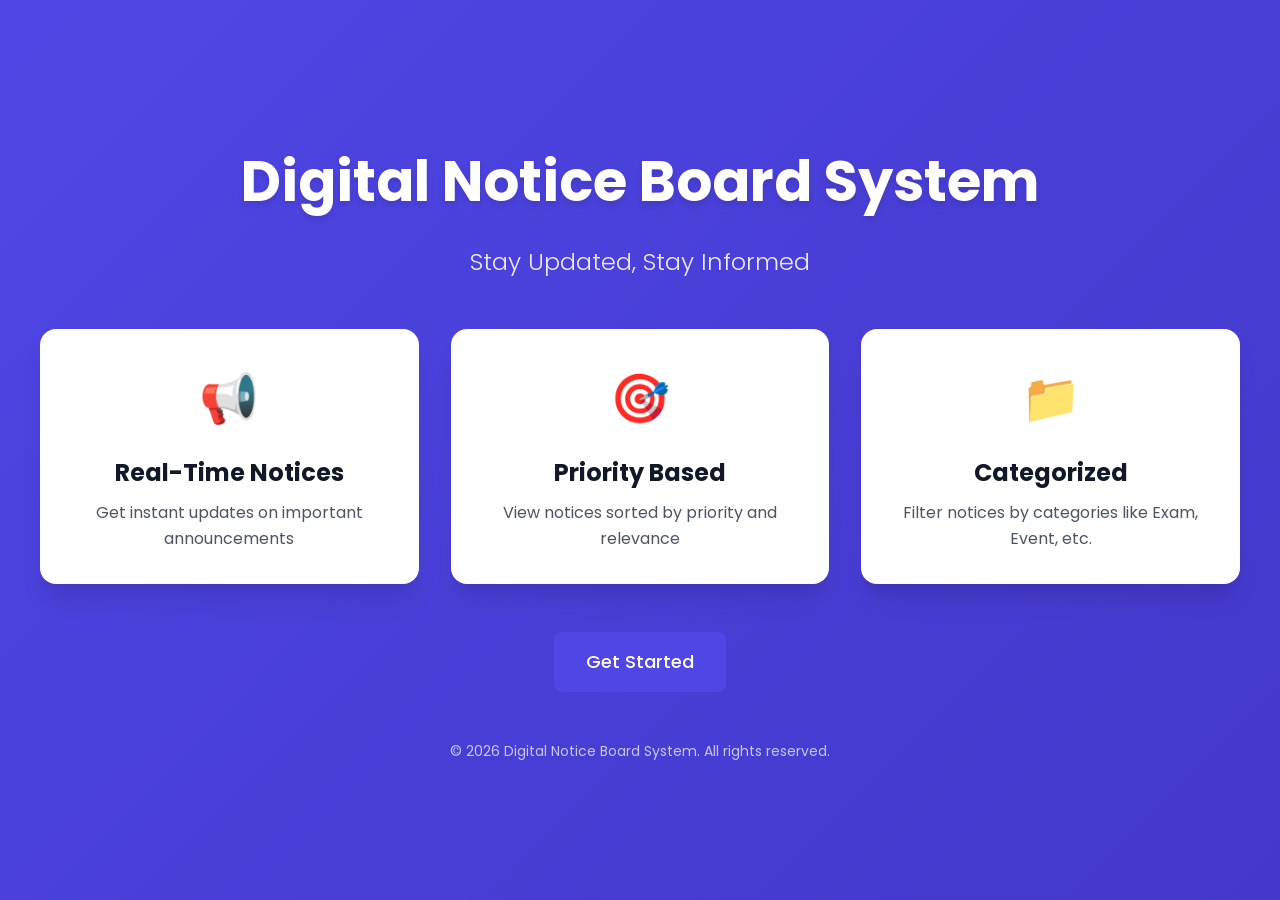
<file: index.html>
<!DOCTYPE html>
<html lang="en">
<head>
    <meta charset="UTF-8">
    <meta name="viewport" content="width=device-width, initial-scale=1.0">
    <title>Digital Notice Board System</title>
    <link rel="stylesheet" href="css/style.css">
    <link rel="preconnect" href="https://fonts.googleapis.com">
    <link rel="preconnect" href="https://fonts.gstatic.com" crossorigin>
    <link href="https://fonts.googleapis.com/css2?family=Poppins:wght@300;400;500;600;700&display=swap" rel="stylesheet">
</head>
<body>
    <div class="landing-container">
        <div class="landing-content">
            <div class="landing-header">
                <h1 class="landing-title">Digital Notice Board System</h1>
                <p class="landing-subtitle">Stay Updated, Stay Informed</p>
            </div>
            
            <div class="landing-features">
                <div class="feature-card">
                    <div class="feature-icon">📢</div>
                    <h3>Real-Time Notices</h3>
                    <p>Get instant updates on important announcements</p>
                </div>
                <div class="feature-card">
                    <div class="feature-icon">🎯</div>
                    <h3>Priority Based</h3>
                    <p>View notices sorted by priority and relevance</p>
                </div>
                <div class="feature-card">
                    <div class="feature-icon">📁</div>
                    <h3>Categorized</h3>
                    <p>Filter notices by categories like Exam, Event, etc.</p>
                </div>
            </div>
            
            <div class="landing-actions">
                <a href="auth/login.html" class="btn btn-primary btn-large">Get Started</a>
            </div>
            
            <div class="landing-footer">
                <p>&copy; 2026 Digital Notice Board System. All rights reserved.</p>
            </div>
        </div>
    </div>
</body>
</html>
</file>
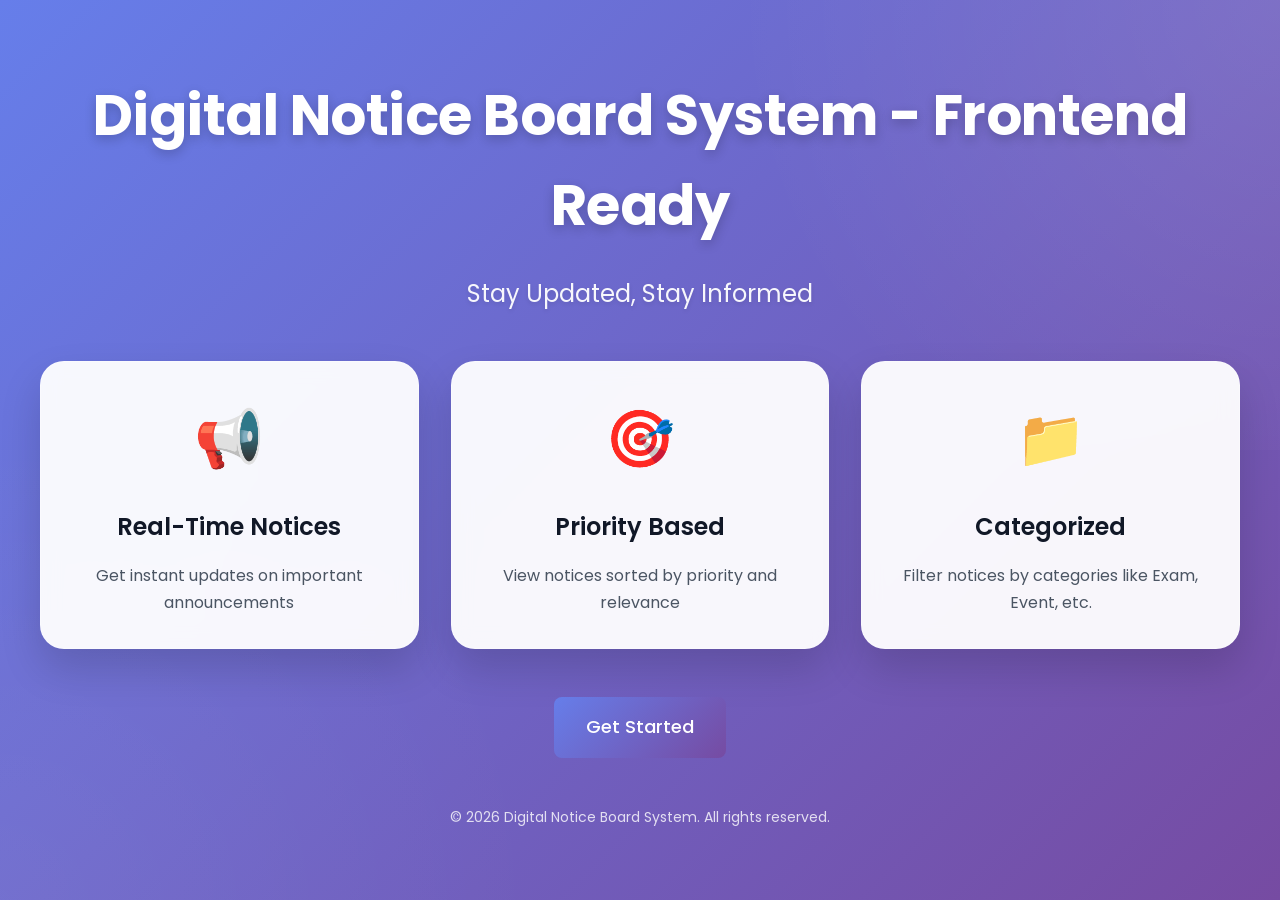
<file: DigitalNoticeBoardSystem-copilot-create-frontend-for-noticeboard/index.html>
<!DOCTYPE html>
<html lang="en">
<head>
    <meta charset="UTF-8">
    <meta name="viewport" content="width=device-width, initial-scale=1.0">
    <title>Digital Notice Board System</title>
    <link rel="stylesheet" href="css/style.css">
    <link rel="preconnect" href="https://fonts.googleapis.com">
    <link rel="preconnect" href="https://fonts.gstatic.com" crossorigin>
    <link href="https://fonts.googleapis.com/css2?family=Poppins:wght@300;400;500;600;700&display=swap" rel="stylesheet">
</head>
<body>
    <div class="landing-container">
        <div class="landing-content">
            <div class="landing-header">
                <h1 class="landing-title">Digital Notice Board System - Frontend Ready</h1>
                <p class="landing-subtitle">Stay Updated, Stay Informed</p>
            </div>
            
            <div class="landing-features">
                <div class="feature-card">
                    <div class="feature-icon">📢</div>
                    <h3>Real-Time Notices</h3>
                    <p>Get instant updates on important announcements</p>
                </div>
                <div class="feature-card">
                    <div class="feature-icon">🎯</div>
                    <h3>Priority Based</h3>
                    <p>View notices sorted by priority and relevance</p>
                </div>
                <div class="feature-card">
                    <div class="feature-icon">📁</div>
                    <h3>Categorized</h3>
                    <p>Filter notices by categories like Exam, Event, etc.</p>
                </div>
            </div>
            
            <div class="landing-actions">
                <a href="auth/login.html" class="btn btn-primary btn-large">Get Started</a>
            </div>
            
            <div class="landing-footer">
                <p>&copy; 2026 Digital Notice Board System. All rights reserved.</p>
            </div>
        </div>
    </div>
</body>
</html>
</file>
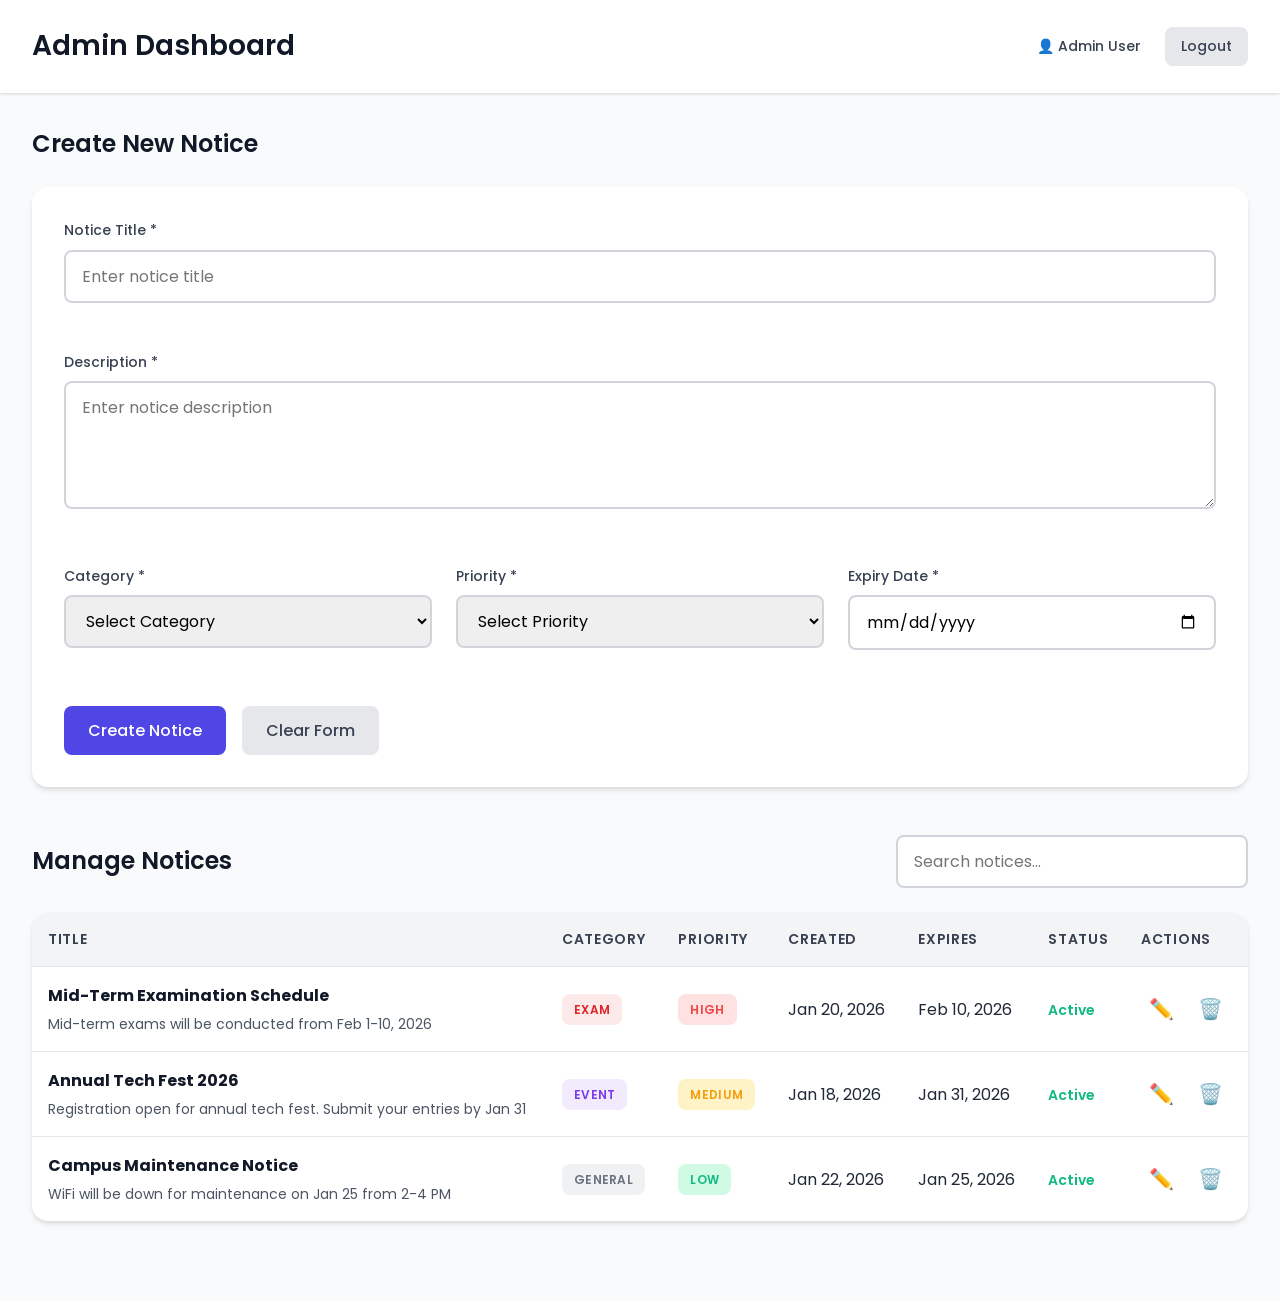
<file: admin/admin-dashboard.html>
<!DOCTYPE html>
<html lang="en">
<head>
    <meta charset="UTF-8">
    <meta name="viewport" content="width=device-width, initial-scale=1.0">
    <title>Admin Dashboard - Digital Notice Board System</title>
    <link rel="stylesheet" href="../css/style.css">
    <link rel="preconnect" href="https://fonts.googleapis.com">
    <link rel="preconnect" href="https://fonts.gstatic.com" crossorigin>
    <link href="https://fonts.googleapis.com/css2?family=Poppins:wght@300;400;500;600;700&display=swap" rel="stylesheet">
</head>
<body>
    <div class="dashboard-container">
        <!-- Header -->
        <header class="dashboard-header">
            <div class="header-left">
                <h1>Admin Dashboard</h1>
            </div>
            <div class="header-right">
                <span class="user-info">👤 Admin User</span>
                <a href="../auth/login.html" class="btn btn-secondary btn-small">Logout</a>
            </div>
        </header>
        
        <!-- Main Content -->
        <main class="dashboard-main">
            <!-- Add Notice Section -->
            <section class="section">
                <div class="section-header">
                    <h2>Create New Notice</h2>
                </div>
                <div class="card">
                    <form class="notice-form" id="noticeForm">
                        <div class="form-row">
                            <div class="form-group">
                                <label for="noticeTitle">Notice Title *</label>
                                <input type="text" id="noticeTitle" name="title" placeholder="Enter notice title" required>
                            </div>
                        </div>
                        
                        <div class="form-row">
                            <div class="form-group">
                                <label for="noticeDescription">Description *</label>
                                <textarea id="noticeDescription" name="description" rows="4" placeholder="Enter notice description" required></textarea>
                            </div>
                        </div>
                        
                        <div class="form-row form-row-3">
                            <div class="form-group">
                                <label for="noticeCategory">Category *</label>
                                <select id="noticeCategory" name="category" required>
                                    <option value="">Select Category</option>
                                    <option value="exam">Exam</option>
                                    <option value="event">Event</option>
                                    <option value="emergency">Emergency</option>
                                    <option value="general">General</option>
                                    <option value="academic">Academic</option>
                                    <option value="placement">Placement</option>
                                </select>
                            </div>
                            
                            <div class="form-group">
                                <label for="noticePriority">Priority *</label>
                                <select id="noticePriority" name="priority" required>
                                    <option value="">Select Priority</option>
                                    <option value="high">High</option>
                                    <option value="medium">Medium</option>
                                    <option value="low">Low</option>
                                </select>
                            </div>
                            
                            <div class="form-group">
                                <label for="noticeExpiry">Expiry Date *</label>
                                <input type="date" id="noticeExpiry" name="expiry" required>
                            </div>
                        </div>
                        
                        <div class="form-actions">
                            <button type="submit" class="btn btn-primary">Create Notice</button>
                            <button type="reset" class="btn btn-secondary">Clear Form</button>
                        </div>
                    </form>
                </div>
            </section>
            
            <!-- Notices List Section -->
            <section class="section">
                <div class="section-header">
                    <h2>Manage Notices</h2>
                    <div class="section-actions">
                        <input type="text" class="search-input" placeholder="Search notices..." id="searchNotices">
                    </div>
                </div>
                
                <div class="notices-table-container">
                    <table class="notices-table">
                        <thead>
                            <tr>
                                <th>Title</th>
                                <th>Category</th>
                                <th>Priority</th>
                                <th>Created</th>
                                <th>Expires</th>
                                <th>Status</th>
                                <th>Actions</th>
                            </tr>
                        </thead>
                        <tbody id="noticesTableBody">
                            <!-- Sample notices (will be replaced by backend data) -->
                            <tr>
                                <td>
                                    <div class="notice-title-cell">
                                        <strong>Mid-Term Examination Schedule</strong>
                                        <p class="notice-desc">Mid-term exams will be conducted from Feb 1-10, 2026</p>
                                    </div>
                                </td>
                                <td><span class="badge badge-exam">Exam</span></td>
                                <td><span class="badge badge-high">High</span></td>
                                <td>Jan 20, 2026</td>
                                <td>Feb 10, 2026</td>
                                <td><span class="status-active">Active</span></td>
                                <td>
                                    <div class="action-buttons">
                                        <button class="btn-icon btn-edit" title="Edit">✏️</button>
                                        <button class="btn-icon btn-delete" title="Delete">🗑️</button>
                                    </div>
                                </td>
                            </tr>
                            <tr>
                                <td>
                                    <div class="notice-title-cell">
                                        <strong>Annual Tech Fest 2026</strong>
                                        <p class="notice-desc">Registration open for annual tech fest. Submit your entries by Jan 31</p>
                                    </div>
                                </td>
                                <td><span class="badge badge-event">Event</span></td>
                                <td><span class="badge badge-medium">Medium</span></td>
                                <td>Jan 18, 2026</td>
                                <td>Jan 31, 2026</td>
                                <td><span class="status-active">Active</span></td>
                                <td>
                                    <div class="action-buttons">
                                        <button class="btn-icon btn-edit" title="Edit">✏️</button>
                                        <button class="btn-icon btn-delete" title="Delete">🗑️</button>
                                    </div>
                                </td>
                            </tr>
                            <tr>
                                <td>
                                    <div class="notice-title-cell">
                                        <strong>Campus Maintenance Notice</strong>
                                        <p class="notice-desc">WiFi will be down for maintenance on Jan 25 from 2-4 PM</p>
                                    </div>
                                </td>
                                <td><span class="badge badge-general">General</span></td>
                                <td><span class="badge badge-low">Low</span></td>
                                <td>Jan 22, 2026</td>
                                <td>Jan 25, 2026</td>
                                <td><span class="status-active">Active</span></td>
                                <td>
                                    <div class="action-buttons">
                                        <button class="btn-icon btn-edit" title="Edit">✏️</button>
                                        <button class="btn-icon btn-delete" title="Delete">🗑️</button>
                                    </div>
                                </td>
                            </tr>
                        </tbody>
                    </table>
                </div>
            </section>
        </main>
    </div>
    
    <script>
        // Set minimum date to today for expiry date picker
        document.getElementById('noticeExpiry').min = new Date().toISOString().split('T')[0];
        
        // Handle form submission (no backend yet)
        document.getElementById('noticeForm').addEventListener('submit', function(e) {
            e.preventDefault();
            alert('Notice created successfully! (Backend not implemented yet)');
            this.reset();
        });
        
        // Handle edit buttons
        document.querySelectorAll('.btn-edit').forEach(btn => {
            btn.addEventListener('click', function() {
                alert('Edit functionality will be implemented with backend');
            });
        });
        
        // Handle delete buttons
        document.querySelectorAll('.btn-delete').forEach(btn => {
            btn.addEventListener('click', function() {
                if (confirm('Are you sure you want to delete this notice?')) {
                    alert('Notice deleted! (Backend not implemented yet)');
                }
            });
        });
        
        // Handle search
        document.getElementById('searchNotices').addEventListener('input', function(e) {
            const searchTerm = e.target.value.toLowerCase();
            const rows = document.querySelectorAll('#noticesTableBody tr');
            
            rows.forEach(row => {
                const text = row.textContent.toLowerCase();
                row.style.display = text.includes(searchTerm) ? '' : 'none';
            });
        });
    </script>
</body>
</html>
</file>
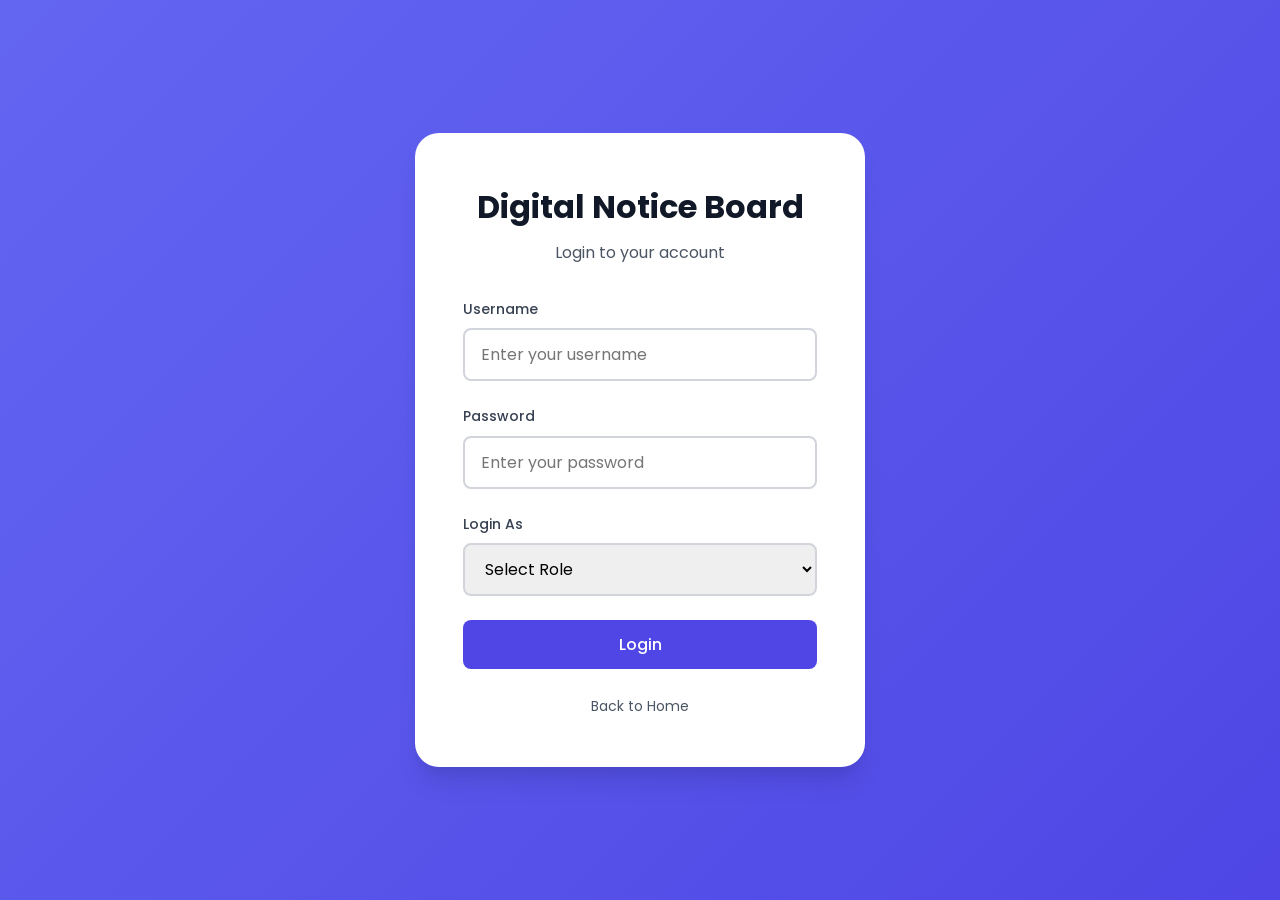
<file: auth/login.html>
<!DOCTYPE html>
<html lang="en">
<head>
    <meta charset="UTF-8">
    <meta name="viewport" content="width=device-width, initial-scale=1.0">
    <title>Login - Digital Notice Board System</title>
    <link rel="stylesheet" href="../css/style.css">
    <link rel="preconnect" href="https://fonts.googleapis.com">
    <link rel="preconnect" href="https://fonts.gstatic.com" crossorigin>
    <link href="https://fonts.googleapis.com/css2?family=Poppins:wght@300;400;500;600;700&display=swap" rel="stylesheet">
</head>
<body>
    <div class="login-container">
        <div class="login-card">
            <div class="login-header">
                <h1>Digital Notice Board</h1>
                <p>Login to your account</p>
            </div>
            
            <form class="login-form" id="loginForm">
                <div class="form-group">
                    <label for="username">Username</label>
                    <input type="text" id="username" name="username" placeholder="Enter your username" required>
                </div>
                
                <div class="form-group">
                    <label for="password">Password</label>
                    <input type="password" id="password" name="password" placeholder="Enter your password" required>
                </div>
                
                <div class="form-group">
                    <label for="role">Login As</label>
                    <select id="role" name="role" required>
                        <option value="">Select Role</option>
                        <option value="admin">Admin</option>
                        <option value="student">Student</option>
                    </select>
                </div>
                
                <button type="submit" class="btn btn-primary btn-full">Login</button>
            </form>
            
            <div class="login-footer">
                <a href="../index.html" class="link-secondary">Back to Home</a>
            </div>
        </div>
    </div>
    
    <script>
        // Simple frontend navigation (no backend yet)
        document.getElementById('loginForm').addEventListener('submit', function(e) {
            e.preventDefault();
            const role = document.getElementById('role').value;
            
            if (role === 'admin') {
                window.location.href = '../admin/admin-dashboard.html';
            } else if (role === 'student') {
                window.location.href = '../student/student-dashboard.html';
            } else {
                alert('Please select a role');
            }
        });
    </script>
</body>
</html>
</file>
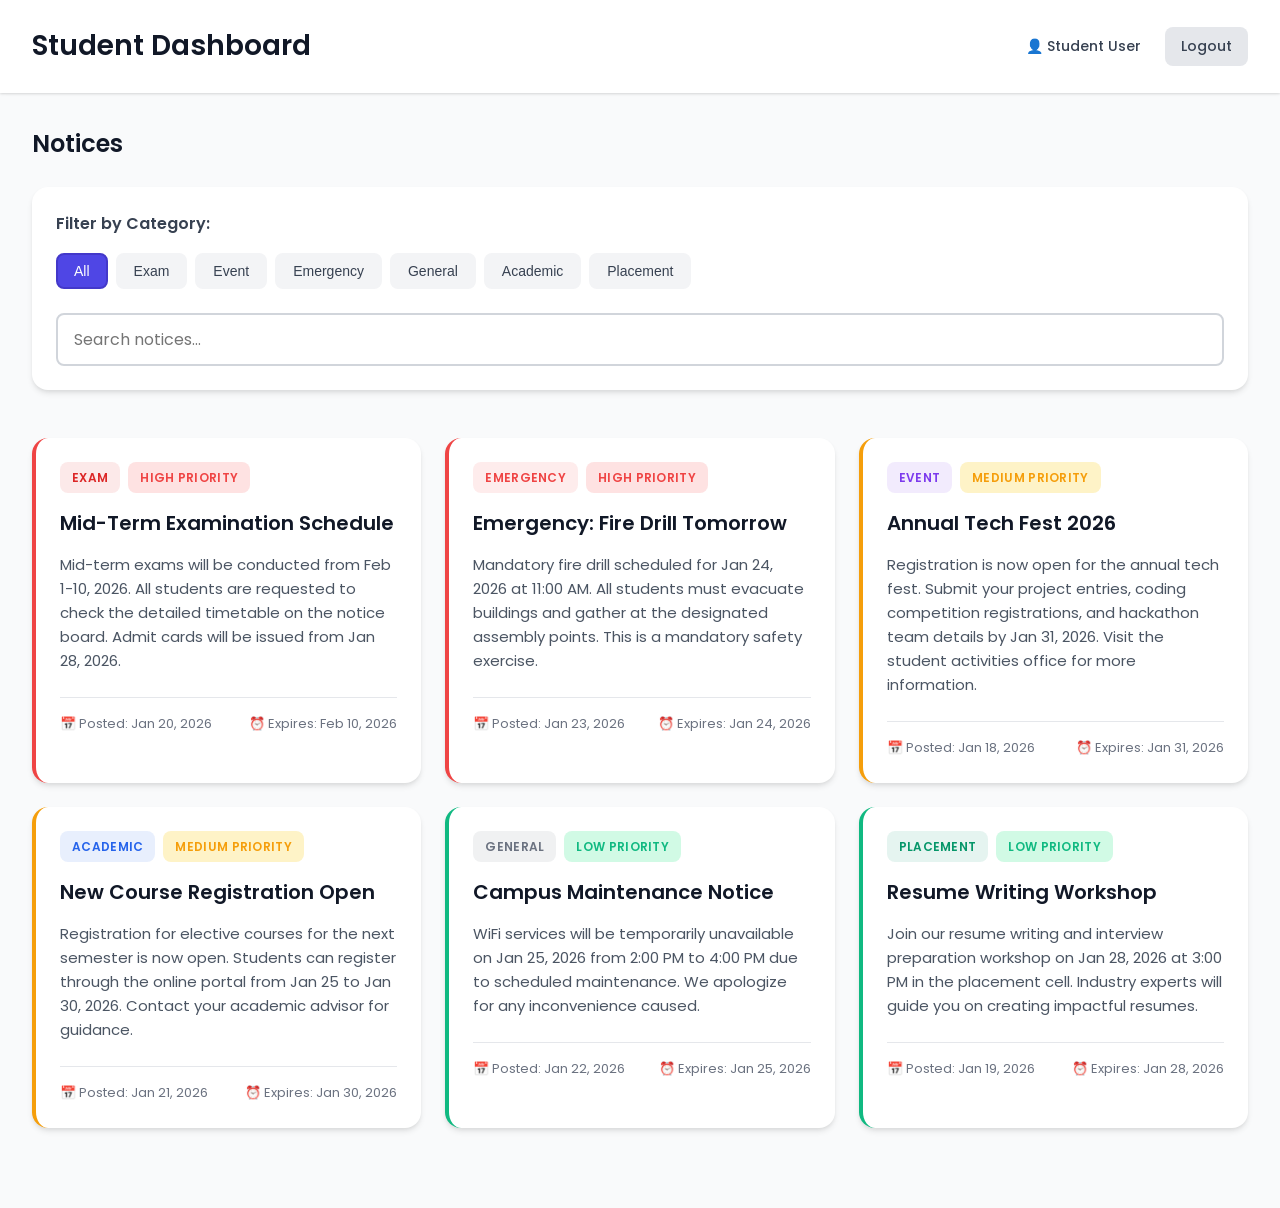
<file: student/student-dashboard.html>
<!DOCTYPE html>
<html lang="en">
<head>
    <meta charset="UTF-8">
    <meta name="viewport" content="width=device-width, initial-scale=1.0">
    <title>Student Dashboard - Digital Notice Board System</title>
    <link rel="stylesheet" href="../css/style.css">
    <link rel="preconnect" href="https://fonts.googleapis.com">
    <link rel="preconnect" href="https://fonts.gstatic.com" crossorigin>
    <link href="https://fonts.googleapis.com/css2?family=Poppins:wght@300;400;500;600;700&display=swap" rel="stylesheet">
</head>
<body>
    <div class="dashboard-container">
        <!-- Header -->
        <header class="dashboard-header">
            <div class="header-left">
                <h1>Student Dashboard</h1>
            </div>
            <div class="header-right">
                <span class="user-info">👤 Student User</span>
                <a href="../auth/login.html" class="btn btn-secondary btn-small">Logout</a>
            </div>
        </header>
        
        <!-- Main Content -->
        <main class="dashboard-main">
            <!-- Filter Section -->
            <section class="section">
                <div class="section-header">
                    <h2>Notices</h2>
                </div>
                
                <div class="filter-bar">
                    <div class="filter-group">
                        <label>Filter by Category:</label>
                        <div class="filter-buttons">
                            <button class="filter-btn active" data-category="all">All</button>
                            <button class="filter-btn" data-category="exam">Exam</button>
                            <button class="filter-btn" data-category="event">Event</button>
                            <button class="filter-btn" data-category="emergency">Emergency</button>
                            <button class="filter-btn" data-category="general">General</button>
                            <button class="filter-btn" data-category="academic">Academic</button>
                            <button class="filter-btn" data-category="placement">Placement</button>
                        </div>
                    </div>
                    
                    <div class="search-bar">
                        <input type="text" class="search-input" placeholder="Search notices..." id="searchNotices">
                    </div>
                </div>
            </section>
            
            <!-- Notices Grid Section -->
            <section class="section">
                <div class="notices-grid" id="noticesGrid">
                    <!-- High Priority Notice -->
                    <div class="notice-card priority-high" data-category="exam">
                        <div class="notice-card-header">
                            <span class="badge badge-exam">Exam</span>
                            <span class="badge badge-high">High Priority</span>
                        </div>
                        <h3 class="notice-card-title">Mid-Term Examination Schedule</h3>
                        <p class="notice-card-description">
                            Mid-term exams will be conducted from Feb 1-10, 2026. 
                            All students are requested to check the detailed timetable on the notice board. 
                            Admit cards will be issued from Jan 28, 2026.
                        </p>
                        <div class="notice-card-footer">
                            <span class="notice-date">📅 Posted: Jan 20, 2026</span>
                            <span class="notice-expiry">⏰ Expires: Feb 10, 2026</span>
                        </div>
                    </div>
                    
                    <!-- High Priority Emergency Notice -->
                    <div class="notice-card priority-high" data-category="emergency">
                        <div class="notice-card-header">
                            <span class="badge badge-emergency">Emergency</span>
                            <span class="badge badge-high">High Priority</span>
                        </div>
                        <h3 class="notice-card-title">Emergency: Fire Drill Tomorrow</h3>
                        <p class="notice-card-description">
                            Mandatory fire drill scheduled for Jan 24, 2026 at 11:00 AM. 
                            All students must evacuate buildings and gather at the designated assembly points. 
                            This is a mandatory safety exercise.
                        </p>
                        <div class="notice-card-footer">
                            <span class="notice-date">📅 Posted: Jan 23, 2026</span>
                            <span class="notice-expiry">⏰ Expires: Jan 24, 2026</span>
                        </div>
                    </div>
                    
                    <!-- Medium Priority Notice -->
                    <div class="notice-card priority-medium" data-category="event">
                        <div class="notice-card-header">
                            <span class="badge badge-event">Event</span>
                            <span class="badge badge-medium">Medium Priority</span>
                        </div>
                        <h3 class="notice-card-title">Annual Tech Fest 2026</h3>
                        <p class="notice-card-description">
                            Registration is now open for the annual tech fest. Submit your project entries, 
                            coding competition registrations, and hackathon team details by Jan 31, 2026. 
                            Visit the student activities office for more information.
                        </p>
                        <div class="notice-card-footer">
                            <span class="notice-date">📅 Posted: Jan 18, 2026</span>
                            <span class="notice-expiry">⏰ Expires: Jan 31, 2026</span>
                        </div>
                    </div>
                    
                    <!-- Medium Priority Academic Notice -->
                    <div class="notice-card priority-medium" data-category="academic">
                        <div class="notice-card-header">
                            <span class="badge badge-academic">Academic</span>
                            <span class="badge badge-medium">Medium Priority</span>
                        </div>
                        <h3 class="notice-card-title">New Course Registration Open</h3>
                        <p class="notice-card-description">
                            Registration for elective courses for the next semester is now open. 
                            Students can register through the online portal from Jan 25 to Jan 30, 2026. 
                            Contact your academic advisor for guidance.
                        </p>
                        <div class="notice-card-footer">
                            <span class="notice-date">📅 Posted: Jan 21, 2026</span>
                            <span class="notice-expiry">⏰ Expires: Jan 30, 2026</span>
                        </div>
                    </div>
                    
                    <!-- Low Priority Notice -->
                    <div class="notice-card priority-low" data-category="general">
                        <div class="notice-card-header">
                            <span class="badge badge-general">General</span>
                            <span class="badge badge-low">Low Priority</span>
                        </div>
                        <h3 class="notice-card-title">Campus Maintenance Notice</h3>
                        <p class="notice-card-description">
                            WiFi services will be temporarily unavailable on Jan 25, 2026 from 2:00 PM to 4:00 PM 
                            due to scheduled maintenance. We apologize for any inconvenience caused.
                        </p>
                        <div class="notice-card-footer">
                            <span class="notice-date">📅 Posted: Jan 22, 2026</span>
                            <span class="notice-expiry">⏰ Expires: Jan 25, 2026</span>
                        </div>
                    </div>
                    
                    <!-- Low Priority Placement Notice -->
                    <div class="notice-card priority-low" data-category="placement">
                        <div class="notice-card-header">
                            <span class="badge badge-placement">Placement</span>
                            <span class="badge badge-low">Low Priority</span>
                        </div>
                        <h3 class="notice-card-title">Resume Writing Workshop</h3>
                        <p class="notice-card-description">
                            Join our resume writing and interview preparation workshop on Jan 28, 2026 at 3:00 PM 
                            in the placement cell. Industry experts will guide you on creating impactful resumes.
                        </p>
                        <div class="notice-card-footer">
                            <span class="notice-date">📅 Posted: Jan 19, 2026</span>
                            <span class="notice-expiry">⏰ Expires: Jan 28, 2026</span>
                        </div>
                    </div>
                </div>
                
                <!-- Empty State -->
                <div class="empty-state" id="emptyState" style="display: none;">
                    <div class="empty-state-icon">📭</div>
                    <h3>No Notices Found</h3>
                    <p>There are no notices matching your current filter.</p>
                </div>
            </section>
        </main>
    </div>
    
    <script>
        // Filter functionality
        const filterButtons = document.querySelectorAll('.filter-btn');
        const noticeCards = document.querySelectorAll('.notice-card');
        const emptyState = document.getElementById('emptyState');
        const noticesGrid = document.getElementById('noticesGrid');
        
        filterButtons.forEach(btn => {
            btn.addEventListener('click', function() {
                // Update active button
                filterButtons.forEach(b => b.classList.remove('active'));
                this.classList.add('active');
                
                const category = this.dataset.category;
                filterNotices(category);
            });
        });
        
        function filterNotices(category) {
            let visibleCount = 0;
            
            noticeCards.forEach(card => {
                if (category === 'all' || card.dataset.category === category) {
                    card.style.display = 'block';
                    visibleCount++;
                } else {
                    card.style.display = 'none';
                }
            });
            
            // Show/hide empty state
            if (visibleCount === 0) {
                noticesGrid.style.display = 'none';
                emptyState.style.display = 'flex';
            } else {
                noticesGrid.style.display = 'grid';
                emptyState.style.display = 'none';
            }
        }
        
        // Search functionality
        document.getElementById('searchNotices').addEventListener('input', function(e) {
            const searchTerm = e.target.value.toLowerCase();
            const activeCategory = document.querySelector('.filter-btn.active').dataset.category;
            let visibleCount = 0;
            
            noticeCards.forEach(card => {
                const title = card.querySelector('.notice-card-title').textContent.toLowerCase();
                const description = card.querySelector('.notice-card-description').textContent.toLowerCase();
                const category = card.dataset.category;
                
                const matchesSearch = title.includes(searchTerm) || description.includes(searchTerm);
                const matchesCategory = activeCategory === 'all' || category === activeCategory;
                
                if (matchesSearch && matchesCategory) {
                    card.style.display = 'block';
                    visibleCount++;
                } else {
                    card.style.display = 'none';
                }
            });
            
            // Show/hide empty state
            if (visibleCount === 0) {
                noticesGrid.style.display = 'none';
                emptyState.style.display = 'flex';
            } else {
                noticesGrid.style.display = 'grid';
                emptyState.style.display = 'none';
            }
        });
    </script>
</body>
</html>
</file>
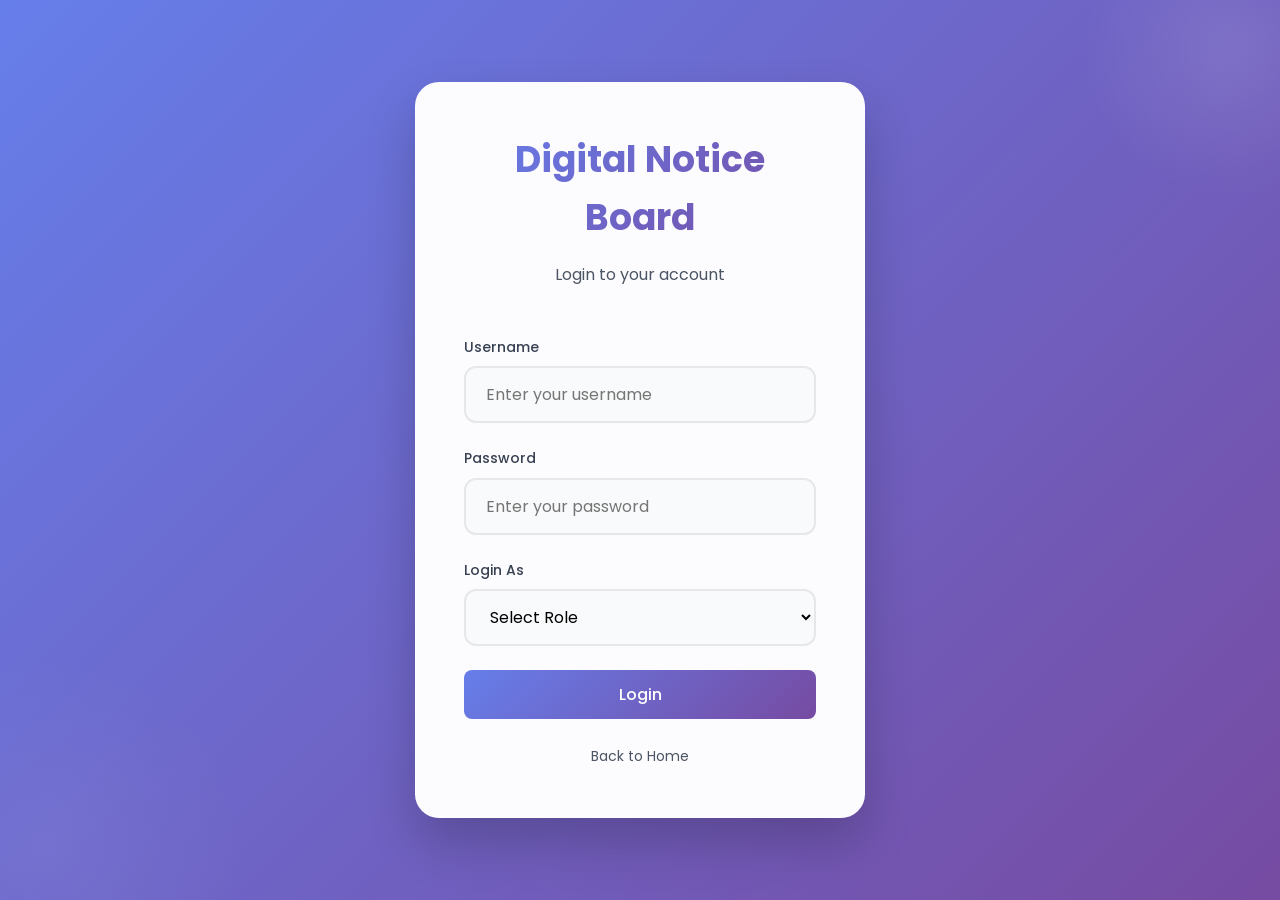
<file: src/main/webapp/auth/login.html>
<!DOCTYPE html>
<html lang="en">
<head>
    <meta charset="UTF-8">
    <meta name="viewport" content="width=device-width, initial-scale=1.0">
    <title>Login - Digital Notice Board System</title>
    <link rel="stylesheet" href="../css/style.css">
    <link rel="preconnect" href="https://fonts.googleapis.com">
    <link rel="preconnect" href="https://fonts.gstatic.com" crossorigin>
    <link href="https://fonts.googleapis.com/css2?family=Poppins:wght@300;400;500;600;700&display=swap" rel="stylesheet">
</head>
<body>
    <div class="login-container">
        <div class="login-card">
            <div class="login-header">
                <h1>Digital Notice Board</h1>
                <p>Login to your account</p>
            </div>
            
            <form class="login-form" id="loginForm" method="post" action="../login">
                <div class="form-group">
                    <label for="username">Username</label>
                    <input type="text" id="username" name="username" placeholder="Enter your username" required>
                </div>
                
                <div class="form-group">
                    <label for="password">Password</label>
                    <input type="password" id="password" name="password" placeholder="Enter your password" required>
                </div>
                
                <div class="form-group">
                    <label for="role">Login As</label>
                    <select id="role" name="role" required>
                        <option value="">Select Role</option>
                        <option value="admin">Admin</option>
                        <option value="student">Student</option>
                    </select>
                </div>
                
                <button type="submit" class="btn btn-primary btn-full">Login</button>
            </form>
            
            <div class="login-footer">
                <a href="../index.html" class="link-secondary">Back to Home</a>
            </div>
        </div>
    </div>
    <script src="../js/login.js"></script>
</body>
</html>
</file>
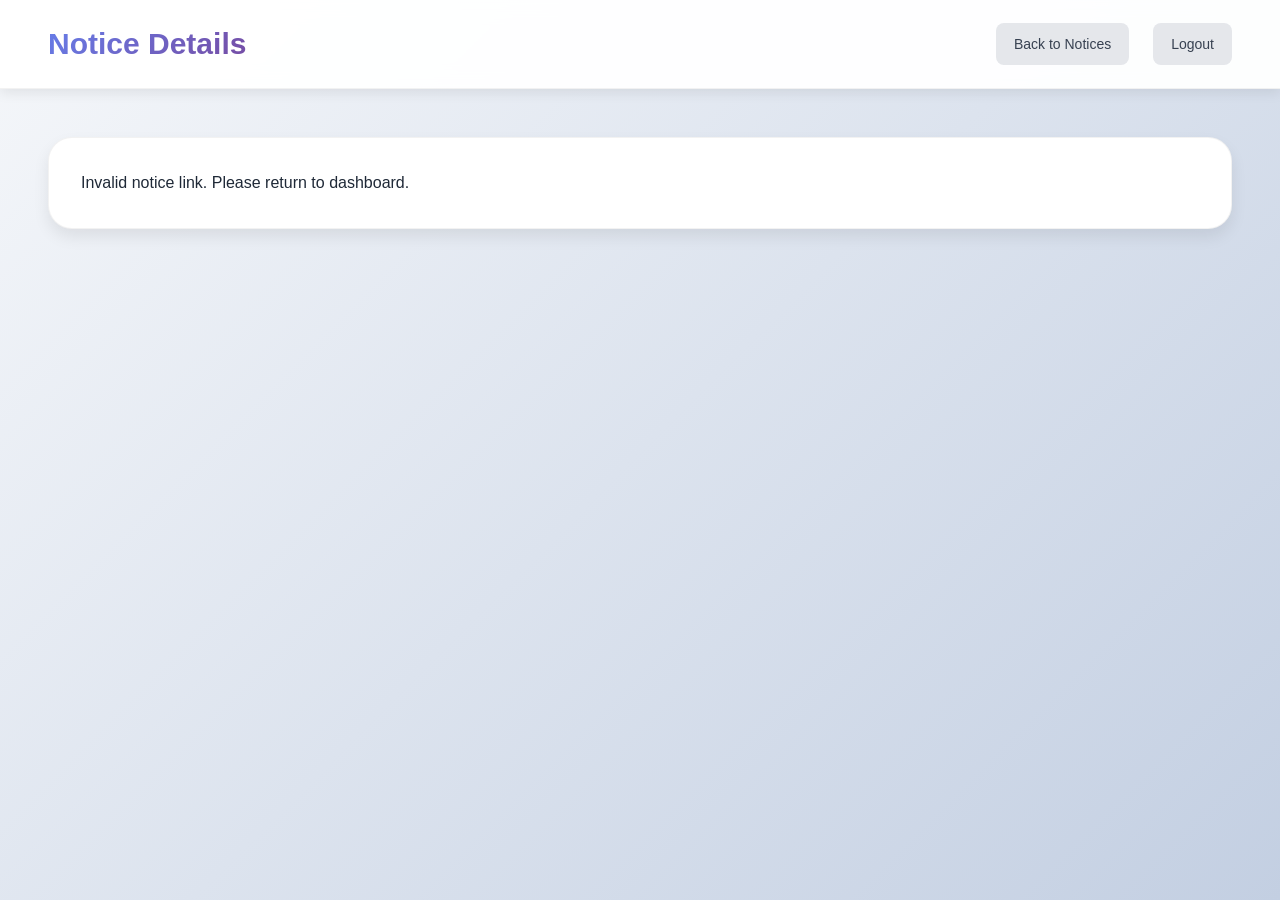
<file: src/main/webapp/student/notice-details.html>
<!DOCTYPE html>
<html lang="en">
<head>
    <meta charset="UTF-8">
    <meta name="viewport" content="width=device-width, initial-scale=1.0">
    <title>Notice Details - Digital Notice Board</title>
    <link rel="stylesheet" href="../css/style.css">
</head>
<body>
    <div class="dashboard-container">
        <header class="dashboard-header">
            <div class="header-left">
                <h1>Notice Details</h1>
            </div>
            <div class="header-right">
                <a href="student-dashboard.html" class="btn btn-secondary btn-small">Back to Notices</a>
                <a href="../logout" class="btn btn-secondary btn-small">Logout</a>
            </div>
        </header>

        <main class="dashboard-main">
            <section class="section">
                <div class="card" id="noticeDetailsCard">
                    <p>Loading notice...</p>
                </div>
            </section>
        </main>
    </div>

    <script src="../js/student-notice.js"></script>
</body>
</html>
</file>
<file: css/style.css>
/* ================================================
   Digital Notice Board System - Global Stylesheet
   ================================================ */

/* ========== CSS Reset & Base Styles ========== */
* {
    margin: 0;
    padding: 0;
    box-sizing: border-box;
}

:root {
    /* Color Palette */
    --primary-color: #4F46E5;
    --primary-dark: #4338CA;
    --primary-light: #6366F1;
    --secondary-color: #64748B;
    --secondary-dark: #475569;
    
    /* Priority Colors */
    --priority-high: #EF4444;
    --priority-high-light: #FEE2E2;
    --priority-medium: #F59E0B;
    --priority-medium-light: #FEF3C7;
    --priority-low: #10B981;
    --priority-low-light: #D1FAE5;
    
    /* Category Colors */
    --color-exam: #DC2626;
    --color-event: #7C3AED;
    --color-emergency: #EF4444;
    --color-general: #6B7280;
    --color-academic: #2563EB;
    --color-placement: #059669;
    
    /* Status Colors */
    --status-active: #10B981;
    --status-expired: #EF4444;
    
    /* Neutral Colors */
    --white: #FFFFFF;
    --gray-50: #F9FAFB;
    --gray-100: #F3F4F6;
    --gray-200: #E5E7EB;
    --gray-300: #D1D5DB;
    --gray-400: #9CA3AF;
    --gray-500: #6B7280;
    --gray-600: #4B5563;
    --gray-700: #374151;
    --gray-800: #1F2937;
    --gray-900: #111827;
    
    /* Shadows */
    --shadow-sm: 0 1px 2px 0 rgba(0, 0, 0, 0.05);
    --shadow: 0 1px 3px 0 rgba(0, 0, 0, 0.1), 0 1px 2px 0 rgba(0, 0, 0, 0.06);
    --shadow-md: 0 4px 6px -1px rgba(0, 0, 0, 0.1), 0 2px 4px -1px rgba(0, 0, 0, 0.06);
    --shadow-lg: 0 10px 15px -3px rgba(0, 0, 0, 0.1), 0 4px 6px -2px rgba(0, 0, 0, 0.05);
    --shadow-xl: 0 20px 25px -5px rgba(0, 0, 0, 0.1), 0 10px 10px -5px rgba(0, 0, 0, 0.04);
    
    /* Border Radius */
    --radius-sm: 0.375rem;
    --radius: 0.5rem;
    --radius-md: 0.75rem;
    --radius-lg: 1rem;
    --radius-xl: 1.5rem;
    
    /* Spacing */
    --spacing-xs: 0.5rem;
    --spacing-sm: 1rem;
    --spacing-md: 1.5rem;
    --spacing-lg: 2rem;
    --spacing-xl: 3rem;
    
    /* Typography */
    --font-family: 'Poppins', -apple-system, BlinkMacSystemFont, 'Segoe UI', sans-serif;
}

body {
    font-family: var(--font-family);
    font-size: 16px;
    line-height: 1.6;
    color: var(--gray-800);
    background-color: var(--gray-50);
    min-height: 100vh;
}

/* ========== Landing Page Styles ========== */
.landing-container {
    min-height: 100vh;
    display: flex;
    align-items: center;
    justify-content: center;
    background: linear-gradient(135deg, var(--primary-color) 0%, var(--primary-dark) 100%);
    padding: var(--spacing-md);
}

.landing-content {
    max-width: 1200px;
    width: 100%;
    text-align: center;
}

.landing-header {
    margin-bottom: var(--spacing-xl);
}

.landing-title {
    font-size: 3.5rem;
    font-weight: 700;
    color: var(--white);
    margin-bottom: var(--spacing-sm);
    text-shadow: 0 4px 6px rgba(0, 0, 0, 0.1);
}

.landing-subtitle {
    font-size: 1.5rem;
    color: rgba(255, 255, 255, 0.9);
    font-weight: 300;
}

.landing-features {
    display: grid;
    grid-template-columns: repeat(auto-fit, minmax(280px, 1fr));
    gap: var(--spacing-lg);
    margin-bottom: var(--spacing-xl);
}

.feature-card {
    background: var(--white);
    padding: var(--spacing-lg);
    border-radius: var(--radius-lg);
    box-shadow: var(--shadow-xl);
    transition: transform 0.3s ease, box-shadow 0.3s ease;
}

.feature-card:hover {
    transform: translateY(-5px);
    box-shadow: 0 25px 50px -12px rgba(0, 0, 0, 0.25);
}

.feature-icon {
    font-size: 3rem;
    margin-bottom: var(--spacing-sm);
}

.feature-card h3 {
    font-size: 1.5rem;
    color: var(--gray-900);
    margin-bottom: var(--spacing-xs);
}

.feature-card p {
    color: var(--gray-600);
    font-size: 1rem;
}

.landing-actions {
    margin-bottom: var(--spacing-xl);
}

.landing-footer {
    color: rgba(255, 255, 255, 0.7);
    font-size: 0.875rem;
}

/* ========== Login Page Styles ========== */
.login-container {
    min-height: 100vh;
    display: flex;
    align-items: center;
    justify-content: center;
    background: linear-gradient(135deg, var(--primary-light) 0%, var(--primary-color) 100%);
    padding: var(--spacing-md);
}

.login-card {
    background: var(--white);
    padding: var(--spacing-xl);
    border-radius: var(--radius-xl);
    box-shadow: var(--shadow-xl);
    width: 100%;
    max-width: 450px;
}

.login-header {
    text-align: center;
    margin-bottom: var(--spacing-lg);
}

.login-header h1 {
    font-size: 2rem;
    color: var(--gray-900);
    margin-bottom: var(--spacing-xs);
}

.login-header p {
    color: var(--gray-600);
    font-size: 1rem;
}

.login-form {
    margin-bottom: var(--spacing-md);
}

.login-footer {
    text-align: center;
    margin-top: var(--spacing-md);
}

/* ========== Form Styles ========== */
.form-group {
    margin-bottom: var(--spacing-md);
}

.form-group label {
    display: block;
    font-weight: 500;
    color: var(--gray-700);
    margin-bottom: var(--spacing-xs);
    font-size: 0.875rem;
}

.form-group input,
.form-group select,
.form-group textarea {
    width: 100%;
    padding: 0.75rem 1rem;
    border: 2px solid var(--gray-300);
    border-radius: var(--radius);
    font-size: 1rem;
    font-family: var(--font-family);
    transition: border-color 0.3s ease, box-shadow 0.3s ease;
}

.form-group input:focus,
.form-group select:focus,
.form-group textarea:focus {
    outline: none;
    border-color: var(--primary-color);
    box-shadow: 0 0 0 3px rgba(79, 70, 229, 0.1);
}

.form-group textarea {
    resize: vertical;
    min-height: 100px;
}

.form-row {
    display: grid;
    gap: var(--spacing-md);
    margin-bottom: var(--spacing-md);
}

.form-row-3 {
    grid-template-columns: repeat(auto-fit, minmax(200px, 1fr));
}

.form-actions {
    display: flex;
    gap: var(--spacing-sm);
    margin-top: var(--spacing-lg);
}

/* ========== Button Styles ========== */
.btn {
    display: inline-flex;
    align-items: center;
    justify-content: center;
    padding: 0.75rem 1.5rem;
    font-size: 1rem;
    font-weight: 500;
    font-family: var(--font-family);
    text-decoration: none;
    border: none;
    border-radius: var(--radius);
    cursor: pointer;
    transition: all 0.3s ease;
    white-space: nowrap;
}

.btn-primary {
    background-color: var(--primary-color);
    color: var(--white);
}

.btn-primary:hover {
    background-color: var(--primary-dark);
    transform: translateY(-2px);
    box-shadow: var(--shadow-lg);
}

.btn-secondary {
    background-color: var(--gray-200);
    color: var(--gray-700);
}

.btn-secondary:hover {
    background-color: var(--gray-300);
}

.btn-small {
    padding: 0.5rem 1rem;
    font-size: 0.875rem;
}

.btn-large {
    padding: 1rem 2rem;
    font-size: 1.125rem;
}

.btn-full {
    width: 100%;
}

.btn-icon {
    background: none;
    border: none;
    cursor: pointer;
    font-size: 1.25rem;
    padding: 0.5rem;
    border-radius: var(--radius-sm);
    transition: background-color 0.2s ease;
}

.btn-icon:hover {
    background-color: var(--gray-100);
}

.btn-edit:hover {
    background-color: rgba(59, 130, 246, 0.1);
}

.btn-delete:hover {
    background-color: rgba(239, 68, 68, 0.1);
}

/* ========== Dashboard Layout ========== */
.dashboard-container {
    min-height: 100vh;
    display: flex;
    flex-direction: column;
}

.dashboard-header {
    background: var(--white);
    padding: var(--spacing-md) var(--spacing-lg);
    box-shadow: var(--shadow);
    display: flex;
    justify-content: space-between;
    align-items: center;
    position: sticky;
    top: 0;
    z-index: 100;
}

.header-left h1 {
    font-size: 1.75rem;
    color: var(--gray-900);
    font-weight: 600;
}

.header-right {
    display: flex;
    align-items: center;
    gap: var(--spacing-md);
}

.user-info {
    color: var(--gray-700);
    font-weight: 500;
    font-size: 0.875rem;
}

.dashboard-main {
    flex: 1;
    padding: var(--spacing-lg);
    max-width: 1400px;
    width: 100%;
    margin: 0 auto;
}

/* ========== Section Styles ========== */
.section {
    margin-bottom: var(--spacing-xl);
}

.section-header {
    display: flex;
    justify-content: space-between;
    align-items: center;
    margin-bottom: var(--spacing-md);
}

.section-header h2 {
    font-size: 1.5rem;
    color: var(--gray-900);
    font-weight: 600;
}

.section-actions {
    display: flex;
    gap: var(--spacing-sm);
}

/* ========== Card Styles ========== */
.card {
    background: var(--white);
    padding: var(--spacing-lg);
    border-radius: var(--radius-lg);
    box-shadow: var(--shadow-md);
}

/* ========== Notice Form Styles ========== */
.notice-form {
    max-width: 100%;
}

/* ========== Table Styles ========== */
.notices-table-container {
    background: var(--white);
    border-radius: var(--radius-lg);
    box-shadow: var(--shadow-md);
    overflow: hidden;
}

.notices-table {
    width: 100%;
    border-collapse: collapse;
}

.notices-table thead {
    background-color: var(--gray-100);
}

.notices-table th {
    padding: 1rem;
    text-align: left;
    font-weight: 600;
    color: var(--gray-700);
    font-size: 0.875rem;
    text-transform: uppercase;
    letter-spacing: 0.05em;
}

.notices-table td {
    padding: 1rem;
    border-top: 1px solid var(--gray-200);
}

.notices-table tbody tr:hover {
    background-color: var(--gray-50);
}

.notice-title-cell strong {
    display: block;
    color: var(--gray-900);
    margin-bottom: 0.25rem;
}

.notice-desc {
    font-size: 0.875rem;
    color: var(--gray-600);
    margin: 0;
}

.action-buttons {
    display: flex;
    gap: 0.5rem;
}

/* ========== Badge Styles ========== */
.badge {
    display: inline-block;
    padding: 0.375rem 0.75rem;
    font-size: 0.75rem;
    font-weight: 600;
    border-radius: var(--radius);
    text-transform: uppercase;
    letter-spacing: 0.025em;
}

/* Priority Badges */
.badge-high {
    background-color: var(--priority-high-light);
    color: var(--priority-high);
}

.badge-medium {
    background-color: var(--priority-medium-light);
    color: var(--priority-medium);
}

.badge-low {
    background-color: var(--priority-low-light);
    color: var(--priority-low);
}

/* Category Badges */
.badge-exam {
    background-color: rgba(220, 38, 38, 0.1);
    color: var(--color-exam);
}

.badge-event {
    background-color: rgba(124, 58, 237, 0.1);
    color: var(--color-event);
}

.badge-emergency {
    background-color: rgba(239, 68, 68, 0.1);
    color: var(--color-emergency);
}

.badge-general {
    background-color: rgba(107, 114, 128, 0.1);
    color: var(--color-general);
}

.badge-academic {
    background-color: rgba(37, 99, 235, 0.1);
    color: var(--color-academic);
}

.badge-placement {
    background-color: rgba(5, 150, 105, 0.1);
    color: var(--color-placement);
}

/* Status */
.status-active {
    color: var(--status-active);
    font-weight: 600;
    font-size: 0.875rem;
}

.status-expired {
    color: var(--status-expired);
    font-weight: 600;
    font-size: 0.875rem;
}

/* ========== Filter Bar Styles ========== */
.filter-bar {
    background: var(--white);
    padding: var(--spacing-md);
    border-radius: var(--radius-lg);
    box-shadow: var(--shadow-md);
    margin-bottom: var(--spacing-lg);
}

.filter-group {
    margin-bottom: var(--spacing-md);
}

.filter-group label {
    display: block;
    font-weight: 600;
    color: var(--gray-700);
    margin-bottom: var(--spacing-sm);
}

.filter-buttons {
    display: flex;
    flex-wrap: wrap;
    gap: var(--spacing-xs);
}

.filter-btn {
    padding: 0.5rem 1rem;
    background-color: var(--gray-100);
    color: var(--gray-700);
    border: 2px solid transparent;
    border-radius: var(--radius);
    font-size: 0.875rem;
    font-weight: 500;
    cursor: pointer;
    transition: all 0.2s ease;
}

.filter-btn:hover {
    background-color: var(--gray-200);
}

.filter-btn.active {
    background-color: var(--primary-color);
    color: var(--white);
    border-color: var(--primary-dark);
}

.search-bar {
    margin-top: var(--spacing-md);
}

.search-input {
    width: 100%;
    padding: 0.75rem 1rem;
    border: 2px solid var(--gray-300);
    border-radius: var(--radius);
    font-size: 1rem;
    font-family: var(--font-family);
    transition: border-color 0.3s ease;
}

.search-input:focus {
    outline: none;
    border-color: var(--primary-color);
}

/* ========== Notice Cards Grid ========== */
.notices-grid {
    display: grid;
    grid-template-columns: repeat(auto-fill, minmax(350px, 1fr));
    gap: var(--spacing-md);
}

.notice-card {
    background: var(--white);
    border-radius: var(--radius-lg);
    padding: var(--spacing-md);
    box-shadow: var(--shadow-md);
    transition: transform 0.2s ease, box-shadow 0.2s ease;
    border-left: 4px solid;
}

.notice-card:hover {
    transform: translateY(-4px);
    box-shadow: var(--shadow-xl);
}

/* Priority-based borders */
.notice-card.priority-high {
    border-left-color: var(--priority-high);
}

.notice-card.priority-medium {
    border-left-color: var(--priority-medium);
}

.notice-card.priority-low {
    border-left-color: var(--priority-low);
}

.notice-card-header {
    display: flex;
    gap: var(--spacing-xs);
    margin-bottom: var(--spacing-sm);
    flex-wrap: wrap;
}

.notice-card-title {
    font-size: 1.25rem;
    font-weight: 600;
    color: var(--gray-900);
    margin-bottom: var(--spacing-sm);
    line-height: 1.4;
}

.notice-card-description {
    color: var(--gray-600);
    font-size: 0.9375rem;
    line-height: 1.6;
    margin-bottom: var(--spacing-md);
}

.notice-card-footer {
    display: flex;
    justify-content: space-between;
    align-items: center;
    padding-top: var(--spacing-sm);
    border-top: 1px solid var(--gray-200);
    font-size: 0.8125rem;
    color: var(--gray-500);
    flex-wrap: wrap;
    gap: var(--spacing-xs);
}

/* ========== Empty State ========== */
.empty-state {
    display: flex;
    flex-direction: column;
    align-items: center;
    justify-content: center;
    padding: var(--spacing-xl);
    background: var(--white);
    border-radius: var(--radius-lg);
    box-shadow: var(--shadow-md);
    text-align: center;
}

.empty-state-icon {
    font-size: 4rem;
    margin-bottom: var(--spacing-md);
}

.empty-state h3 {
    font-size: 1.5rem;
    color: var(--gray-900);
    margin-bottom: var(--spacing-xs);
}

.empty-state p {
    color: var(--gray-600);
}

/* ========== Link Styles ========== */
.link-secondary {
    color: var(--gray-600);
    text-decoration: none;
    font-size: 0.875rem;
    transition: color 0.2s ease;
}

.link-secondary:hover {
    color: var(--primary-color);
}

/* ========== Responsive Design ========== */

/* Tablet */
@media (max-width: 1024px) {
    .landing-title {
        font-size: 2.5rem;
    }
    
    .landing-subtitle {
        font-size: 1.25rem;
    }
    
    .notices-grid {
        grid-template-columns: repeat(auto-fill, minmax(300px, 1fr));
    }
}

/* Mobile */
@media (max-width: 768px) {
    .landing-title {
        font-size: 2rem;
    }
    
    .landing-subtitle {
        font-size: 1rem;
    }
    
    .landing-features {
        grid-template-columns: 1fr;
    }
    
    .dashboard-header {
        flex-direction: column;
        gap: var(--spacing-sm);
        align-items: flex-start;
    }
    
    .header-right {
        width: 100%;
        justify-content: space-between;
    }
    
    .header-left h1 {
        font-size: 1.5rem;
    }
    
    .dashboard-main {
        padding: var(--spacing-sm);
    }
    
    .form-row-3 {
        grid-template-columns: 1fr;
    }
    
    .form-actions {
        flex-direction: column;
    }
    
    .notices-grid {
        grid-template-columns: 1fr;
    }
    
    .notices-table-container {
        overflow-x: auto;
    }
    
    .notices-table {
        min-width: 800px;
    }
    
    .filter-buttons {
        justify-content: center;
    }
    
    .notice-card-footer {
        flex-direction: column;
        align-items: flex-start;
    }
}

/* Small Mobile */
@media (max-width: 480px) {
    .landing-title {
        font-size: 1.75rem;
    }
    
    .login-card {
        padding: var(--spacing-md);
    }
    
    .btn-large {
        padding: 0.875rem 1.5rem;
        font-size: 1rem;
    }
}

/* ========== Animations ========== */
@keyframes fadeIn {
    from {
        opacity: 0;
        transform: translateY(10px);
    }
    to {
        opacity: 1;
        transform: translateY(0);
    }
}

.notice-card,
.feature-card {
    animation: fadeIn 0.3s ease-out;
}

/* ========== Print Styles ========== */
@media print {
    .dashboard-header,
    .filter-bar,
    .btn,
    .action-buttons {
        display: none;
    }
    
    .notice-card {
        break-inside: avoid;
    }
}
</file>
<file: DigitalNoticeBoardSystem-copilot-create-frontend-for-noticeboard/css/style.css>
/* ================================================
   Digital Notice Board System - Global Stylesheet
   ================================================ */

/* ========== CSS Reset & Base Styles ========== */
* {
    margin: 0;
    padding: 0;
    box-sizing: border-box;
}

:root {
    /* Color Palette */
    --primary-color: #4F46E5;
    --primary-dark: #4338CA;
    --primary-light: #6366F1;
    --secondary-color: #64748B;
    --secondary-dark: #475569;
    
    /* Priority Colors */
    --priority-high: #EF4444;
    --priority-high-light: #FEE2E2;
    --priority-medium: #F59E0B;
    --priority-medium-light: #FEF3C7;
    --priority-low: #10B981;
    --priority-low-light: #D1FAE5;
    
    /* Category Colors */
    --color-exam: #DC2626;
    --color-event: #7C3AED;
    --color-emergency: #EF4444;
    --color-general: #6B7280;
    --color-academic: #2563EB;
    --color-placement: #059669;
    
    /* Status Colors */
    --status-active: #10B981;
    --status-expired: #EF4444;
    
    /* Neutral Colors */
    --white: #FFFFFF;
    --gray-50: #F9FAFB;
    --gray-100: #F3F4F6;
    --gray-200: #E5E7EB;
    --gray-300: #D1D5DB;
    --gray-400: #9CA3AF;
    --gray-500: #6B7280;
    --gray-600: #4B5563;
    --gray-700: #374151;
    --gray-800: #1F2937;
    --gray-900: #111827;
    
    /* Shadows */
    --shadow-sm: 0 1px 2px 0 rgba(0, 0, 0, 0.05);
    --shadow: 0 1px 3px 0 rgba(0, 0, 0, 0.1), 0 1px 2px 0 rgba(0, 0, 0, 0.06);
    --shadow-md: 0 4px 6px -1px rgba(0, 0, 0, 0.1), 0 2px 4px -1px rgba(0, 0, 0, 0.06);
    --shadow-lg: 0 10px 15px -3px rgba(0, 0, 0, 0.1), 0 4px 6px -2px rgba(0, 0, 0, 0.05);
    --shadow-xl: 0 20px 25px -5px rgba(0, 0, 0, 0.1), 0 10px 10px -5px rgba(0, 0, 0, 0.04);
    
    /* Border Radius */
    --radius-sm: 0.375rem;
    --radius: 0.5rem;
    --radius-md: 0.75rem;
    --radius-lg: 1rem;
    --radius-xl: 1.5rem;
    
    /* Spacing */
    --spacing-xs: 0.5rem;
    --spacing-sm: 1rem;
    --spacing-md: 1.5rem;
    --spacing-lg: 2rem;
    --spacing-xl: 3rem;
    
    /* Typography */
    --font-family: 'Poppins', -apple-system, BlinkMacSystemFont, 'Segoe UI', sans-serif;
}

body {
    font-family: var(--font-family);
    font-size: 16px;
    line-height: 1.6;
    color: var(--gray-800);
    background: linear-gradient(135deg, #f5f7fa 0%, #c3cfe2 100%);
    min-height: 100vh;
}

/* ========== Landing Page Styles ========== */
.landing-container {
    min-height: 100vh;
    display: flex;
    align-items: center;
    justify-content: center;
    background: linear-gradient(135deg, #667eea 0%, #764ba2 100%);
    padding: var(--spacing-lg);
    position: relative;
    overflow: hidden;
}

.landing-container::before {
    content: '';
    position: absolute;
    top: -50%;
    right: -50%;
    width: 100%;
    height: 100%;
    background: radial-gradient(circle, rgba(255, 255, 255, 0.1) 0%, transparent 70%);
    animation: float 6s ease-in-out infinite;
}

.landing-container::after {
    content: '';
    position: absolute;
    bottom: -50%;
    left: -50%;
    width: 100%;
    height: 100%;
    background: radial-gradient(circle, rgba(255, 255, 255, 0.05) 0%, transparent 70%);
    animation: float 8s ease-in-out infinite reverse;
}

@keyframes float {
    0%, 100% {
        transform: translateY(0) translateX(0);
    }
    50% {
        transform: translateY(-20px) translateX(20px);
    }
}

.landing-content {
    max-width: 1200px;
    width: 100%;
    text-align: center;
    position: relative;
    z-index: 1;
}

.landing-header {
    margin-bottom: var(--spacing-xl);
    animation: slideDown 0.8s ease-out;
}

@keyframes slideDown {
    from {
        opacity: 0;
        transform: translateY(-30px);
    }
    to {
        opacity: 1;
        transform: translateY(0);
    }
}

.landing-title {
    font-size: 3.5rem;
    font-weight: 700;
    color: var(--white);
    margin-bottom: var(--spacing-md);
    text-shadow: 0 4px 12px rgba(0, 0, 0, 0.2);
    letter-spacing: -0.5px;
}

.landing-subtitle {
    font-size: 1.5rem;
    color: rgba(255, 255, 255, 0.95);
    font-weight: 400;
    text-shadow: 0 2px 4px rgba(0, 0, 0, 0.1);
}

.landing-features {
    display: grid;
    grid-template-columns: repeat(auto-fit, minmax(280px, 1fr));
    gap: var(--spacing-lg);
    margin-bottom: var(--spacing-xl);
    animation: fadeInUp 1s ease-out 0.2s both;
}

@keyframes fadeInUp {
    from {
        opacity: 0;
        transform: translateY(30px);
    }
    to {
        opacity: 1;
        transform: translateY(0);
    }
}

.feature-card {
    background: rgba(255, 255, 255, 0.95);
    backdrop-filter: blur(10px);
    padding: 2rem;
    border-radius: var(--radius-xl);
    box-shadow: 0 20px 40px rgba(0, 0, 0, 0.15);
    transition: all 0.4s cubic-bezier(0.175, 0.885, 0.32, 1.275);
    border: 1px solid rgba(255, 255, 255, 0.3);
}

.feature-card:hover {
    transform: translateY(-8px) scale(1.02);
    box-shadow: 0 30px 60px rgba(0, 0, 0, 0.25);
    background: rgba(255, 255, 255, 1);
}

.feature-icon {
    font-size: 3.5rem;
    margin-bottom: var(--spacing-md);
    display: inline-block;
    transition: transform 0.3s ease;
}

.feature-card:hover .feature-icon {
    transform: scale(1.1) rotate(5deg);
}

.feature-card h3 {
    font-size: 1.5rem;
    color: var(--gray-900);
    margin-bottom: var(--spacing-sm);
    font-weight: 600;
}

.feature-card p {
    color: var(--gray-600);
    font-size: 1rem;
    line-height: 1.7;
}

.landing-actions {
    margin-bottom: var(--spacing-xl);
    animation: fadeInUp 1.2s ease-out 0.4s both;
}

.landing-footer {
    color: rgba(255, 255, 255, 0.8);
    font-size: 0.875rem;
    animation: fadeIn 1.5s ease-out 0.6s both;
}

/* ========== Login Page Styles ========== */
.login-container {
    min-height: 100vh;
    display: flex;
    align-items: center;
    justify-content: center;
    background: linear-gradient(135deg, #667eea 0%, #764ba2 100%);
    padding: var(--spacing-lg);
    position: relative;
    overflow: hidden;
}

.login-container::before {
    content: '';
    position: absolute;
    width: 300px;
    height: 300px;
    background: radial-gradient(circle, rgba(255, 255, 255, 0.1) 0%, transparent 70%);
    border-radius: 50%;
    top: -100px;
    right: -100px;
    animation: pulse 4s ease-in-out infinite;
}

.login-container::after {
    content: '';
    position: absolute;
    width: 400px;
    height: 400px;
    background: radial-gradient(circle, rgba(255, 255, 255, 0.05) 0%, transparent 70%);
    border-radius: 50%;
    bottom: -150px;
    left: -150px;
    animation: pulse 6s ease-in-out infinite;
}

@keyframes pulse {
    0%, 100% {
        transform: scale(1);
        opacity: 1;
    }
    50% {
        transform: scale(1.1);
        opacity: 0.8;
    }
}

.login-card {
    background: rgba(255, 255, 255, 0.98);
    backdrop-filter: blur(10px);
    padding: 3rem;
    border-radius: var(--radius-xl);
    box-shadow: 0 25px 50px rgba(0, 0, 0, 0.2);
    width: 100%;
    max-width: 450px;
    position: relative;
    z-index: 1;
    border: 1px solid rgba(255, 255, 255, 0.3);
    animation: slideUp 0.6s ease-out;
}

@keyframes slideUp {
    from {
        opacity: 0;
        transform: translateY(30px);
    }
    to {
        opacity: 1;
        transform: translateY(0);
    }
}

.login-header {
    text-align: center;
    margin-bottom: var(--spacing-xl);
}

.login-header h1 {
    font-size: 2.25rem;
    color: var(--gray-900);
    margin-bottom: var(--spacing-sm);
    font-weight: 700;
    background: linear-gradient(135deg, #667eea 0%, #764ba2 100%);
    -webkit-background-clip: text;
    -webkit-text-fill-color: transparent;
    background-clip: text;
}

.login-header p {
    color: var(--gray-600);
    font-size: 1rem;
    font-weight: 400;
}

.login-form {
    margin-bottom: var(--spacing-md);
}

.login-footer {
    text-align: center;
    margin-top: var(--spacing-md);
}

/* ========== Form Styles ========== */
.form-group {
    margin-bottom: var(--spacing-md);
}

.form-group label {
    display: block;
    font-weight: 500;
    color: var(--gray-700);
    margin-bottom: var(--spacing-xs);
    font-size: 0.875rem;
}

.form-group input,
.form-group select,
.form-group textarea {
    width: 100%;
    padding: 0.875rem 1.25rem;
    border: 2px solid var(--gray-200);
    border-radius: var(--radius-md);
    font-size: 1rem;
    font-family: var(--font-family);
    transition: all 0.3s ease;
    background-color: var(--gray-50);
}

.form-group input:hover,
.form-group select:hover,
.form-group textarea:hover {
    border-color: var(--gray-300);
    background-color: var(--white);
}

.form-group input:focus,
.form-group select:focus,
.form-group textarea:focus {
    outline: none;
    border-color: var(--primary-color);
    box-shadow: 0 0 0 4px rgba(102, 126, 234, 0.1);
    background-color: var(--white);
    transform: translateY(-1px);
}

.form-group textarea {
    resize: vertical;
    min-height: 100px;
}

.form-row {
    display: grid;
    gap: var(--spacing-md);
    margin-bottom: var(--spacing-md);
}

.form-row-3 {
    grid-template-columns: repeat(auto-fit, minmax(200px, 1fr));
}

.form-actions {
    display: flex;
    gap: var(--spacing-sm);
    margin-top: var(--spacing-lg);
}

/* ========== Button Styles ========== */
.btn {
    display: inline-flex;
    align-items: center;
    justify-content: center;
    padding: 0.75rem 1.5rem;
    font-size: 1rem;
    font-weight: 500;
    font-family: var(--font-family);
    text-decoration: none;
    border: none;
    border-radius: var(--radius);
    cursor: pointer;
    transition: all 0.3s ease;
    white-space: nowrap;
}

.btn-primary {
    background: linear-gradient(135deg, #667eea 0%, #764ba2 100%);
    color: var(--white);
    position: relative;
    overflow: hidden;
}

.btn-primary::before {
    content: '';
    position: absolute;
    top: 0;
    left: -100%;
    width: 100%;
    height: 100%;
    background: linear-gradient(135deg, #764ba2 0%, #667eea 100%);
    transition: left 0.3s ease;
}

.btn-primary:hover::before {
    left: 0;
}

.btn-primary:hover {
    transform: translateY(-2px);
    box-shadow: 0 12px 24px rgba(102, 126, 234, 0.3);
}

.btn-primary span {
    position: relative;
    z-index: 1;
}

.btn-secondary {
    background-color: var(--gray-200);
    color: var(--gray-700);
    border: 2px solid transparent;
}

.btn-secondary:hover {
    background-color: var(--gray-300);
    border-color: var(--gray-400);
    transform: translateY(-2px);
    box-shadow: 0 4px 8px rgba(0, 0, 0, 0.1);
}

.btn-small {
    padding: 0.5rem 1rem;
    font-size: 0.875rem;
}

.btn-large {
    padding: 1rem 2rem;
    font-size: 1.125rem;
}

.btn-full {
    width: 100%;
}

.btn-icon {
    background: none;
    border: none;
    cursor: pointer;
    font-size: 1.25rem;
    padding: 0.5rem;
    border-radius: var(--radius-sm);
    transition: background-color 0.2s ease;
}

.btn-icon:hover {
    background-color: var(--gray-100);
}

.btn-edit:hover {
    background-color: rgba(59, 130, 246, 0.1);
}

.btn-delete:hover {
    background-color: rgba(239, 68, 68, 0.1);
}

/* ========== Dashboard Layout ========== */
.dashboard-container {
    min-height: 100vh;
    display: flex;
    flex-direction: column;
    background: linear-gradient(135deg, #f5f7fa 0%, #c3cfe2 100%);
}

.dashboard-header {
    background: rgba(255, 255, 255, 0.95);
    backdrop-filter: blur(10px);
    padding: 1.25rem var(--spacing-xl);
    box-shadow: 0 4px 12px rgba(0, 0, 0, 0.08);
    display: flex;
    justify-content: space-between;
    align-items: center;
    position: sticky;
    top: 0;
    z-index: 100;
    border-bottom: 1px solid rgba(0, 0, 0, 0.05);
}

.header-left h1 {
    font-size: 1.875rem;
    color: var(--gray-900);
    font-weight: 700;
    background: linear-gradient(135deg, #667eea 0%, #764ba2 100%);
    -webkit-background-clip: text;
    -webkit-text-fill-color: transparent;
    background-clip: text;
}

.header-right {
    display: flex;
    align-items: center;
    gap: var(--spacing-md);
}

.user-info {
    color: var(--gray-700);
    font-weight: 500;
    font-size: 0.875rem;
}

.dashboard-main {
    flex: 1;
    padding: var(--spacing-xl);
    max-width: 1400px;
    width: 100%;
    margin: 0 auto;
}

/* ========== Section Styles ========== */
.section {
    margin-bottom: var(--spacing-xl);
    animation: fadeInUp 0.6s ease-out;
}

.section-header {
    display: flex;
    justify-content: space-between;
    align-items: center;
    margin-bottom: var(--spacing-lg);
}

.section-header h2 {
    font-size: 1.75rem;
    color: var(--gray-900);
    font-weight: 700;
    position: relative;
    padding-bottom: 0.5rem;
}

.section-header h2::after {
    content: '';
    position: absolute;
    bottom: 0;
    left: 0;
    width: 60px;
    height: 4px;
    background: linear-gradient(135deg, #667eea 0%, #764ba2 100%);
    border-radius: 2px;
}

.section-actions {
    display: flex;
    gap: var(--spacing-sm);
}

/* ========== Card Styles ========== */
.card {
    background: var(--white);
    padding: 2rem;
    border-radius: var(--radius-xl);
    box-shadow: 0 8px 16px rgba(0, 0, 0, 0.08);
    border: 1px solid rgba(0, 0, 0, 0.05);
    transition: box-shadow 0.3s ease;
}

.card:hover {
    box-shadow: 0 12px 24px rgba(0, 0, 0, 0.12);
}

/* ========== Notice Form Styles ========== */
.notice-form {
    max-width: 100%;
}

/* ========== Table Styles ========== */
.notices-table-container {
    background: var(--white);
    border-radius: var(--radius-xl);
    box-shadow: 0 8px 16px rgba(0, 0, 0, 0.08);
    overflow: hidden;
    border: 1px solid rgba(0, 0, 0, 0.05);
}

.notices-table {
    width: 100%;
    border-collapse: collapse;
}

.notices-table thead {
    background: linear-gradient(135deg, #667eea 0%, #764ba2 100%);
}

.notices-table th {
    padding: 1.25rem 1rem;
    text-align: left;
    font-weight: 600;
    color: var(--white);
    font-size: 0.8125rem;
    text-transform: uppercase;
    letter-spacing: 0.05em;
}

.notices-table td {
    padding: 1.25rem 1rem;
    border-top: 1px solid var(--gray-200);
}

.notices-table tbody tr {
    transition: all 0.2s ease;
}

.notices-table tbody tr:hover {
    background-color: rgba(102, 126, 234, 0.04);
    transform: scale(1.01);
}

.notice-title-cell strong {
    display: block;
    color: var(--gray-900);
    margin-bottom: 0.25rem;
}

.notice-desc {
    font-size: 0.875rem;
    color: var(--gray-600);
    margin: 0;
}

.action-buttons {
    display: flex;
    gap: 0.5rem;
}

/* ========== Badge Styles ========== */
.badge {
    display: inline-block;
    padding: 0.5rem 0.875rem;
    font-size: 0.75rem;
    font-weight: 600;
    border-radius: var(--radius-md);
    text-transform: uppercase;
    letter-spacing: 0.05em;
    box-shadow: 0 2px 4px rgba(0, 0, 0, 0.1);
}

/* Priority Badges */
.badge-high {
    background-color: var(--priority-high-light);
    color: var(--priority-high);
}

.badge-medium {
    background-color: var(--priority-medium-light);
    color: var(--priority-medium);
}

.badge-low {
    background-color: var(--priority-low-light);
    color: var(--priority-low);
}

/* Category Badges */
.badge-exam {
    background-color: rgba(220, 38, 38, 0.1);
    color: var(--color-exam);
}

.badge-event {
    background-color: rgba(124, 58, 237, 0.1);
    color: var(--color-event);
}

.badge-emergency {
    background-color: rgba(239, 68, 68, 0.1);
    color: var(--color-emergency);
}

.badge-general {
    background-color: rgba(107, 114, 128, 0.1);
    color: var(--color-general);
}

.badge-academic {
    background-color: rgba(37, 99, 235, 0.1);
    color: var(--color-academic);
}

.badge-placement {
    background-color: rgba(5, 150, 105, 0.1);
    color: var(--color-placement);
}

/* Status */
.status-active {
    color: var(--status-active);
    font-weight: 600;
    font-size: 0.875rem;
}

.status-expired {
    color: var(--status-expired);
    font-weight: 600;
    font-size: 0.875rem;
}

/* ========== Filter Bar Styles ========== */
.filter-bar {
    background: var(--white);
    padding: 1.75rem;
    border-radius: var(--radius-xl);
    box-shadow: 0 8px 16px rgba(0, 0, 0, 0.08);
    margin-bottom: var(--spacing-lg);
    border: 1px solid rgba(0, 0, 0, 0.05);
}

.filter-group {
    margin-bottom: var(--spacing-md);
}

.filter-group label {
    display: block;
    font-weight: 600;
    color: var(--gray-700);
    margin-bottom: var(--spacing-sm);
}

.filter-buttons {
    display: flex;
    flex-wrap: wrap;
    gap: var(--spacing-xs);
}

.filter-btn {
    padding: 0.625rem 1.25rem;
    background-color: var(--gray-100);
    color: var(--gray-700);
    border: 2px solid transparent;
    border-radius: var(--radius-md);
    font-size: 0.875rem;
    font-weight: 500;
    cursor: pointer;
    transition: all 0.3s ease;
}

.filter-btn:hover {
    background-color: var(--gray-200);
    transform: translateY(-2px);
    box-shadow: 0 4px 8px rgba(0, 0, 0, 0.1);
}

.filter-btn.active {
    background: linear-gradient(135deg, #667eea 0%, #764ba2 100%);
    color: var(--white);
    transform: translateY(-2px);
    box-shadow: 0 4px 12px rgba(102, 126, 234, 0.3);
}

.search-bar {
    margin-top: var(--spacing-md);
}

.search-input {
    width: 100%;
    padding: 0.875rem 1.25rem;
    border: 2px solid var(--gray-200);
    border-radius: var(--radius-md);
    font-size: 1rem;
    font-family: var(--font-family);
    transition: all 0.3s ease;
    background-color: var(--gray-50);
}

.search-input:hover {
    border-color: var(--gray-300);
    background-color: var(--white);
}

.search-input:focus {
    outline: none;
    border-color: var(--primary-color);
    box-shadow: 0 0 0 4px rgba(102, 126, 234, 0.1);
    background-color: var(--white);
    transform: translateY(-1px);
}

/* ========== Notice Cards Grid ========== */
.notices-grid {
    display: grid;
    grid-template-columns: repeat(auto-fill, minmax(350px, 1fr));
    gap: var(--spacing-md);
}

.notice-card {
    background: var(--white);
    border-radius: var(--radius-xl);
    padding: 1.75rem;
    box-shadow: 0 8px 16px rgba(0, 0, 0, 0.08);
    transition: all 0.3s cubic-bezier(0.175, 0.885, 0.32, 1.275);
    border: 1px solid rgba(0, 0, 0, 0.05);
    border-left-width: 5px;
}

.notice-card:hover {
    transform: translateY(-6px) scale(1.02);
    box-shadow: 0 16px 32px rgba(0, 0, 0, 0.15);
}

/* Priority-based borders */
.notice-card.priority-high {
    border-left-color: var(--priority-high);
}

.notice-card.priority-medium {
    border-left-color: var(--priority-medium);
}

.notice-card.priority-low {
    border-left-color: var(--priority-low);
}

.notice-card-header {
    display: flex;
    gap: var(--spacing-xs);
    margin-bottom: var(--spacing-sm);
    flex-wrap: wrap;
}

.notice-card-title {
    font-size: 1.25rem;
    font-weight: 600;
    color: var(--gray-900);
    margin-bottom: var(--spacing-sm);
    line-height: 1.4;
}

.notice-card-description {
    color: var(--gray-600);
    font-size: 0.9375rem;
    line-height: 1.6;
    margin-bottom: var(--spacing-md);
}

.notice-card-footer {
    display: flex;
    justify-content: space-between;
    align-items: center;
    padding-top: var(--spacing-sm);
    border-top: 1px solid var(--gray-200);
    font-size: 0.8125rem;
    color: var(--gray-500);
    flex-wrap: wrap;
    gap: var(--spacing-xs);
}

/* ========== Empty State ========== */
.empty-state {
    display: flex;
    flex-direction: column;
    align-items: center;
    justify-content: center;
    padding: var(--spacing-xl);
    background: var(--white);
    border-radius: var(--radius-lg);
    box-shadow: var(--shadow-md);
    text-align: center;
}

.empty-state-icon {
    font-size: 4rem;
    margin-bottom: var(--spacing-md);
}

.empty-state h3 {
    font-size: 1.5rem;
    color: var(--gray-900);
    margin-bottom: var(--spacing-xs);
}

.empty-state p {
    color: var(--gray-600);
}

/* ========== Link Styles ========== */
.link-secondary {
    color: var(--gray-600);
    text-decoration: none;
    font-size: 0.875rem;
    transition: color 0.2s ease;
}

.link-secondary:hover {
    color: var(--primary-color);
}

/* ========== Responsive Design ========== */

/* Tablet */
@media (max-width: 1024px) {
    .landing-title {
        font-size: 2.5rem;
    }
    
    .landing-subtitle {
        font-size: 1.25rem;
    }
    
    .notices-grid {
        grid-template-columns: repeat(auto-fill, minmax(300px, 1fr));
    }
}

/* Mobile */
@media (max-width: 768px) {
    .landing-title {
        font-size: 2rem;
    }
    
    .landing-subtitle {
        font-size: 1rem;
    }
    
    .landing-features {
        grid-template-columns: 1fr;
    }
    
    .dashboard-header {
        flex-direction: column;
        gap: var(--spacing-sm);
        align-items: flex-start;
    }
    
    .header-right {
        width: 100%;
        justify-content: space-between;
    }
    
    .header-left h1 {
        font-size: 1.5rem;
    }
    
    .dashboard-main {
        padding: var(--spacing-sm);
    }
    
    .form-row-3 {
        grid-template-columns: 1fr;
    }
    
    .form-actions {
        flex-direction: column;
    }
    
    .notices-grid {
        grid-template-columns: 1fr;
    }
    
    .notices-table-container {
        overflow-x: auto;
    }
    
    .notices-table {
        min-width: 800px;
    }
    
    .filter-buttons {
        justify-content: center;
    }
    
    .notice-card-footer {
        flex-direction: column;
        align-items: flex-start;
    }
}

/* Small Mobile */
@media (max-width: 480px) {
    .landing-title {
        font-size: 1.75rem;
    }
    
    .login-card {
        padding: var(--spacing-md);
    }
    
    .btn-large {
        padding: 0.875rem 1.5rem;
        font-size: 1rem;
    }
}

/* ========== Animations ========== */
@keyframes fadeIn {
    from {
        opacity: 0;
        transform: translateY(10px);
    }
    to {
        opacity: 1;
        transform: translateY(0);
    }
}

.notice-card,
.feature-card {
    animation: fadeIn 0.3s ease-out;
}

/* ========== Print Styles ========== */
@media print {
    .dashboard-header,
    .filter-bar,
    .btn,
    .action-buttons {
        display: none;
    }
    
    .notice-card {
        break-inside: avoid;
    }
}
</file>
<file: src/main/webapp/css/style.css>
/* ================================================
   Digital Notice Board System - Global Stylesheet
   ================================================ */

/* ========== CSS Reset & Base Styles ========== */
* {
    margin: 0;
    padding: 0;
    box-sizing: border-box;
}

:root {
    /* Color Palette */
    --primary-color: #4F46E5;
    --primary-dark: #4338CA;
    --primary-light: #6366F1;
    --secondary-color: #64748B;
    --secondary-dark: #475569;
    
    /* Priority Colors */
    --priority-high: #EF4444;
    --priority-high-light: #FEE2E2;
    --priority-medium: #F59E0B;
    --priority-medium-light: #FEF3C7;
    --priority-low: #10B981;
    --priority-low-light: #D1FAE5;
    
    /* Category Colors */
    --color-exam: #DC2626;
    --color-event: #7C3AED;
    --color-emergency: #EF4444;
    --color-general: #6B7280;
    --color-academic: #2563EB;
    --color-placement: #059669;
    
    /* Status Colors */
    --status-active: #10B981;
    --status-expired: #EF4444;
    
    /* Neutral Colors */
    --white: #FFFFFF;
    --gray-50: #F9FAFB;
    --gray-100: #F3F4F6;
    --gray-200: #E5E7EB;
    --gray-300: #D1D5DB;
    --gray-400: #9CA3AF;
    --gray-500: #6B7280;
    --gray-600: #4B5563;
    --gray-700: #374151;
    --gray-800: #1F2937;
    --gray-900: #111827;
    
    /* Shadows */
    --shadow-sm: 0 1px 2px 0 rgba(0, 0, 0, 0.05);
    --shadow: 0 1px 3px 0 rgba(0, 0, 0, 0.1), 0 1px 2px 0 rgba(0, 0, 0, 0.06);
    --shadow-md: 0 4px 6px -1px rgba(0, 0, 0, 0.1), 0 2px 4px -1px rgba(0, 0, 0, 0.06);
    --shadow-lg: 0 10px 15px -3px rgba(0, 0, 0, 0.1), 0 4px 6px -2px rgba(0, 0, 0, 0.05);
    --shadow-xl: 0 20px 25px -5px rgba(0, 0, 0, 0.1), 0 10px 10px -5px rgba(0, 0, 0, 0.04);
    
    /* Border Radius */
    --radius-sm: 0.375rem;
    --radius: 0.5rem;
    --radius-md: 0.75rem;
    --radius-lg: 1rem;
    --radius-xl: 1.5rem;
    
    /* Spacing */
    --spacing-xs: 0.5rem;
    --spacing-sm: 1rem;
    --spacing-md: 1.5rem;
    --spacing-lg: 2rem;
    --spacing-xl: 3rem;
    
    /* Typography */
    --font-family: 'Poppins', -apple-system, BlinkMacSystemFont, 'Segoe UI', sans-serif;
}

body {
    font-family: var(--font-family);
    font-size: 16px;
    line-height: 1.6;
    color: var(--gray-800);
    background: linear-gradient(135deg, #f5f7fa 0%, #c3cfe2 100%);
    min-height: 100vh;
}

/* ========== Landing Page Styles ========== */
.landing-container {
    min-height: 100vh;
    display: flex;
    align-items: center;
    justify-content: center;
    background: linear-gradient(135deg, #667eea 0%, #764ba2 100%);
    padding: var(--spacing-lg);
    position: relative;
    overflow: hidden;
}

.landing-container::before {
    content: '';
    position: absolute;
    top: -50%;
    right: -50%;
    width: 100%;
    height: 100%;
    background: radial-gradient(circle, rgba(255, 255, 255, 0.1) 0%, transparent 70%);
    animation: float 6s ease-in-out infinite;
}

.landing-container::after {
    content: '';
    position: absolute;
    bottom: -50%;
    left: -50%;
    width: 100%;
    height: 100%;
    background: radial-gradient(circle, rgba(255, 255, 255, 0.05) 0%, transparent 70%);
    animation: float 8s ease-in-out infinite reverse;
}

@keyframes float {
    0%, 100% {
        transform: translateY(0) translateX(0);
    }
    50% {
        transform: translateY(-20px) translateX(20px);
    }
}

.landing-content {
    max-width: 1200px;
    width: 100%;
    text-align: center;
    position: relative;
    z-index: 1;
}

.landing-header {
    margin-bottom: var(--spacing-xl);
    animation: slideDown 0.8s ease-out;
}

@keyframes slideDown {
    from {
        opacity: 0;
        transform: translateY(-30px);
    }
    to {
        opacity: 1;
        transform: translateY(0);
    }
}

.landing-title {
    font-size: 3.5rem;
    font-weight: 700;
    color: var(--white);
    margin-bottom: var(--spacing-md);
    text-shadow: 0 4px 12px rgba(0, 0, 0, 0.2);
    letter-spacing: -0.5px;
}

.landing-subtitle {
    font-size: 1.5rem;
    color: rgba(255, 255, 255, 0.95);
    font-weight: 400;
    text-shadow: 0 2px 4px rgba(0, 0, 0, 0.1);
}

.landing-features {
    display: grid;
    grid-template-columns: repeat(auto-fit, minmax(280px, 1fr));
    gap: var(--spacing-lg);
    margin-bottom: var(--spacing-xl);
    animation: fadeInUp 1s ease-out 0.2s both;
}

@keyframes fadeInUp {
    from {
        opacity: 0;
        transform: translateY(30px);
    }
    to {
        opacity: 1;
        transform: translateY(0);
    }
}

.feature-card {
    background: rgba(255, 255, 255, 0.95);
    backdrop-filter: blur(10px);
    padding: 2rem;
    border-radius: var(--radius-xl);
    box-shadow: 0 20px 40px rgba(0, 0, 0, 0.15);
    transition: all 0.4s cubic-bezier(0.175, 0.885, 0.32, 1.275);
    border: 1px solid rgba(255, 255, 255, 0.3);
}

.feature-card:hover {
    transform: translateY(-8px) scale(1.02);
    box-shadow: 0 30px 60px rgba(0, 0, 0, 0.25);
    background: rgba(255, 255, 255, 1);
}

.feature-icon {
    font-size: 3.5rem;
    margin-bottom: var(--spacing-md);
    display: inline-block;
    transition: transform 0.3s ease;
}

.feature-card:hover .feature-icon {
    transform: scale(1.1) rotate(5deg);
}

.feature-card h3 {
    font-size: 1.5rem;
    color: var(--gray-900);
    margin-bottom: var(--spacing-sm);
    font-weight: 600;
}

.feature-card p {
    color: var(--gray-600);
    font-size: 1rem;
    line-height: 1.7;
}

.landing-actions {
    margin-bottom: var(--spacing-xl);
    animation: fadeInUp 1.2s ease-out 0.4s both;
}

.landing-footer {
    color: rgba(255, 255, 255, 0.8);
    font-size: 0.875rem;
    animation: fadeIn 1.5s ease-out 0.6s both;
}

/* ========== Login Page Styles ========== */
.login-container {
    min-height: 100vh;
    display: flex;
    align-items: center;
    justify-content: center;
    background: linear-gradient(135deg, #667eea 0%, #764ba2 100%);
    padding: var(--spacing-lg);
    position: relative;
    overflow: hidden;
}

.login-container::before {
    content: '';
    position: absolute;
    width: 300px;
    height: 300px;
    background: radial-gradient(circle, rgba(255, 255, 255, 0.1) 0%, transparent 70%);
    border-radius: 50%;
    top: -100px;
    right: -100px;
    animation: pulse 4s ease-in-out infinite;
}

.login-container::after {
    content: '';
    position: absolute;
    width: 400px;
    height: 400px;
    background: radial-gradient(circle, rgba(255, 255, 255, 0.05) 0%, transparent 70%);
    border-radius: 50%;
    bottom: -150px;
    left: -150px;
    animation: pulse 6s ease-in-out infinite;
}

@keyframes pulse {
    0%, 100% {
        transform: scale(1);
        opacity: 1;
    }
    50% {
        transform: scale(1.1);
        opacity: 0.8;
    }
}

.login-card {
    background: rgba(255, 255, 255, 0.98);
    backdrop-filter: blur(10px);
    padding: 3rem;
    border-radius: var(--radius-xl);
    box-shadow: 0 25px 50px rgba(0, 0, 0, 0.2);
    width: 100%;
    max-width: 450px;
    position: relative;
    z-index: 1;
    border: 1px solid rgba(255, 255, 255, 0.3);
    animation: slideUp 0.6s ease-out;
}

@keyframes slideUp {
    from {
        opacity: 0;
        transform: translateY(30px);
    }
    to {
        opacity: 1;
        transform: translateY(0);
    }
}

.login-header {
    text-align: center;
    margin-bottom: var(--spacing-xl);
}

.login-header h1 {
    font-size: 2.25rem;
    color: var(--gray-900);
    margin-bottom: var(--spacing-sm);
    font-weight: 700;
    background: linear-gradient(135deg, #667eea 0%, #764ba2 100%);
    -webkit-background-clip: text;
    -webkit-text-fill-color: transparent;
    background-clip: text;
}

.login-header p {
    color: var(--gray-600);
    font-size: 1rem;
    font-weight: 400;
}

.login-form {
    margin-bottom: var(--spacing-md);
}

.login-footer {
    text-align: center;
    margin-top: var(--spacing-md);
}

/* ========== Form Styles ========== */
.form-group {
    margin-bottom: var(--spacing-md);
}

.form-group label {
    display: block;
    font-weight: 500;
    color: var(--gray-700);
    margin-bottom: var(--spacing-xs);
    font-size: 0.875rem;
}

.form-group input,
.form-group select,
.form-group textarea {
    width: 100%;
    padding: 0.875rem 1.25rem;
    border: 2px solid var(--gray-200);
    border-radius: var(--radius-md);
    font-size: 1rem;
    font-family: var(--font-family);
    transition: all 0.3s ease;
    background-color: var(--gray-50);
}

.form-group input:hover,
.form-group select:hover,
.form-group textarea:hover {
    border-color: var(--gray-300);
    background-color: var(--white);
}

.form-group input:focus,
.form-group select:focus,
.form-group textarea:focus {
    outline: none;
    border-color: var(--primary-color);
    box-shadow: 0 0 0 4px rgba(102, 126, 234, 0.1);
    background-color: var(--white);
    transform: translateY(-1px);
}

.form-group textarea {
    resize: vertical;
    min-height: 100px;
}

.form-row {
    display: grid;
    gap: var(--spacing-md);
    margin-bottom: var(--spacing-md);
}

.form-row-3 {
    grid-template-columns: repeat(auto-fit, minmax(200px, 1fr));
}

.form-actions {
    display: flex;
    gap: var(--spacing-sm);
    margin-top: var(--spacing-lg);
}

/* ========== Button Styles ========== */
.btn {
    display: inline-flex;
    align-items: center;
    justify-content: center;
    padding: 0.75rem 1.5rem;
    font-size: 1rem;
    font-weight: 500;
    font-family: var(--font-family);
    text-decoration: none;
    border: none;
    border-radius: var(--radius);
    cursor: pointer;
    transition: all 0.3s ease;
    white-space: nowrap;
}

.btn-primary {
    background: linear-gradient(135deg, #667eea 0%, #764ba2 100%);
    color: var(--white);
    position: relative;
    overflow: hidden;
}

.btn-primary::before {
    content: '';
    position: absolute;
    top: 0;
    left: -100%;
    width: 100%;
    height: 100%;
    background: linear-gradient(135deg, #764ba2 0%, #667eea 100%);
    transition: left 0.3s ease;
}

.btn-primary:hover::before {
    left: 0;
}

.btn-primary:hover {
    transform: translateY(-2px);
    box-shadow: 0 12px 24px rgba(102, 126, 234, 0.3);
}

.btn-primary span {
    position: relative;
    z-index: 1;
}

.btn-secondary {
    background-color: var(--gray-200);
    color: var(--gray-700);
    border: 2px solid transparent;
}

.btn-secondary:hover {
    background-color: var(--gray-300);
    border-color: var(--gray-400);
    transform: translateY(-2px);
    box-shadow: 0 4px 8px rgba(0, 0, 0, 0.1);
}

.btn-small {
    padding: 0.5rem 1rem;
    font-size: 0.875rem;
}

.btn-large {
    padding: 1rem 2rem;
    font-size: 1.125rem;
}

.btn-full {
    width: 100%;
}

.btn-icon {
    background: none;
    border: none;
    cursor: pointer;
    font-size: 1.25rem;
    padding: 0.5rem;
    border-radius: var(--radius-sm);
    transition: background-color 0.2s ease;
}

.btn-icon:hover {
    background-color: var(--gray-100);
}

.btn-edit:hover {
    background-color: rgba(59, 130, 246, 0.1);
}

.btn-delete:hover {
    background-color: rgba(239, 68, 68, 0.1);
}

/* ========== Dashboard Layout ========== */
.dashboard-container {
    min-height: 100vh;
    display: flex;
    flex-direction: column;
    background: linear-gradient(135deg, #f5f7fa 0%, #c3cfe2 100%);
}

.dashboard-header {
    background: rgba(255, 255, 255, 0.95);
    backdrop-filter: blur(10px);
    padding: 1.25rem var(--spacing-xl);
    box-shadow: 0 4px 12px rgba(0, 0, 0, 0.08);
    display: flex;
    justify-content: space-between;
    align-items: center;
    position: sticky;
    top: 0;
    z-index: 100;
    border-bottom: 1px solid rgba(0, 0, 0, 0.05);
}

.header-left h1 {
    font-size: 1.875rem;
    color: var(--gray-900);
    font-weight: 700;
    background: linear-gradient(135deg, #667eea 0%, #764ba2 100%);
    -webkit-background-clip: text;
    -webkit-text-fill-color: transparent;
    background-clip: text;
}

.header-right {
    display: flex;
    align-items: center;
    gap: var(--spacing-md);
}

.user-info {
    color: var(--gray-700);
    font-weight: 500;
    font-size: 0.875rem;
}

.dashboard-main {
    flex: 1;
    padding: var(--spacing-xl);
    max-width: 1400px;
    width: 100%;
    margin: 0 auto;
}

/* ========== Section Styles ========== */
.section {
    margin-bottom: var(--spacing-xl);
    animation: fadeInUp 0.6s ease-out;
}

.section-header {
    display: flex;
    justify-content: space-between;
    align-items: center;
    margin-bottom: var(--spacing-lg);
}

.section-header h2 {
    font-size: 1.75rem;
    color: var(--gray-900);
    font-weight: 700;
    position: relative;
    padding-bottom: 0.5rem;
}

.section-header h2::after {
    content: '';
    position: absolute;
    bottom: 0;
    left: 0;
    width: 60px;
    height: 4px;
    background: linear-gradient(135deg, #667eea 0%, #764ba2 100%);
    border-radius: 2px;
}

.section-actions {
    display: flex;
    gap: var(--spacing-sm);
}

/* ========== Card Styles ========== */
.card {
    background: var(--white);
    padding: 2rem;
    border-radius: var(--radius-xl);
    box-shadow: 0 8px 16px rgba(0, 0, 0, 0.08);
    border: 1px solid rgba(0, 0, 0, 0.05);
    transition: box-shadow 0.3s ease;
}

.card:hover {
    box-shadow: 0 12px 24px rgba(0, 0, 0, 0.12);
}

/* ========== Notice Form Styles ========== */
.notice-form {
    max-width: 100%;
}

/* ========== Table Styles ========== */
.notices-table-container {
    background: var(--white);
    border-radius: var(--radius-xl);
    box-shadow: 0 8px 16px rgba(0, 0, 0, 0.08);
    overflow: hidden;
    border: 1px solid rgba(0, 0, 0, 0.05);
}

.notices-table {
    width: 100%;
    border-collapse: collapse;
}

.notices-table thead {
    background: linear-gradient(135deg, #667eea 0%, #764ba2 100%);
}

.notices-table th {
    padding: 1.25rem 1rem;
    text-align: left;
    font-weight: 600;
    color: var(--white);
    font-size: 0.8125rem;
    text-transform: uppercase;
    letter-spacing: 0.05em;
}

.notices-table td {
    padding: 1.25rem 1rem;
    border-top: 1px solid var(--gray-200);
}

.notices-table tbody tr {
    transition: all 0.2s ease;
}

.notices-table tbody tr:hover {
    background-color: rgba(102, 126, 234, 0.04);
    transform: scale(1.01);
}

.notice-title-cell strong {
    display: block;
    color: var(--gray-900);
    margin-bottom: 0.25rem;
}

.notice-desc {
    font-size: 0.875rem;
    color: var(--gray-600);
    margin: 0;
}

.action-buttons {
    display: flex;
    gap: 0.5rem;
}

/* ========== Badge Styles ========== */
.badge {
    display: inline-block;
    padding: 0.5rem 0.875rem;
    font-size: 0.75rem;
    font-weight: 600;
    border-radius: var(--radius-md);
    text-transform: uppercase;
    letter-spacing: 0.05em;
    box-shadow: 0 2px 4px rgba(0, 0, 0, 0.1);
}

/* Priority Badges */
.badge-high {
    background-color: var(--priority-high-light);
    color: var(--priority-high);
}

.badge-medium {
    background-color: var(--priority-medium-light);
    color: var(--priority-medium);
}

.badge-low {
    background-color: var(--priority-low-light);
    color: var(--priority-low);
}

/* Category Badges */
.badge-exam {
    background-color: rgba(220, 38, 38, 0.1);
    color: var(--color-exam);
}

.badge-event {
    background-color: rgba(124, 58, 237, 0.1);
    color: var(--color-event);
}

.badge-emergency {
    background-color: rgba(239, 68, 68, 0.1);
    color: var(--color-emergency);
}

.badge-general {
    background-color: rgba(107, 114, 128, 0.1);
    color: var(--color-general);
}

.badge-academic {
    background-color: rgba(37, 99, 235, 0.1);
    color: var(--color-academic);
}

.badge-placement {
    background-color: rgba(5, 150, 105, 0.1);
    color: var(--color-placement);
}

/* Status */
.status-active {
    color: var(--status-active);
    font-weight: 600;
    font-size: 0.875rem;
}

.status-expired {
    color: var(--status-expired);
    font-weight: 600;
    font-size: 0.875rem;
}

/* ========== Filter Bar Styles ========== */
.filter-bar {
    background: var(--white);
    padding: 1.75rem;
    border-radius: var(--radius-xl);
    box-shadow: 0 8px 16px rgba(0, 0, 0, 0.08);
    margin-bottom: var(--spacing-lg);
    border: 1px solid rgba(0, 0, 0, 0.05);
}

.filter-group {
    margin-bottom: var(--spacing-md);
}

.filter-group label {
    display: block;
    font-weight: 600;
    color: var(--gray-700);
    margin-bottom: var(--spacing-sm);
}

.filter-buttons {
    display: flex;
    flex-wrap: wrap;
    gap: var(--spacing-xs);
}

.filter-btn {
    padding: 0.625rem 1.25rem;
    background-color: var(--gray-100);
    color: var(--gray-700);
    border: 2px solid transparent;
    border-radius: var(--radius-md);
    font-size: 0.875rem;
    font-weight: 500;
    cursor: pointer;
    transition: all 0.3s ease;
}

.filter-btn:hover {
    background-color: var(--gray-200);
    transform: translateY(-2px);
    box-shadow: 0 4px 8px rgba(0, 0, 0, 0.1);
}

.filter-btn.active {
    background: linear-gradient(135deg, #667eea 0%, #764ba2 100%);
    color: var(--white);
    transform: translateY(-2px);
    box-shadow: 0 4px 12px rgba(102, 126, 234, 0.3);
}

.search-bar {
    margin-top: var(--spacing-md);
}

.search-input {
    width: 100%;
    padding: 0.875rem 1.25rem;
    border: 2px solid var(--gray-200);
    border-radius: var(--radius-md);
    font-size: 1rem;
    font-family: var(--font-family);
    transition: all 0.3s ease;
    background-color: var(--gray-50);
}

.search-input:hover {
    border-color: var(--gray-300);
    background-color: var(--white);
}

.search-input:focus {
    outline: none;
    border-color: var(--primary-color);
    box-shadow: 0 0 0 4px rgba(102, 126, 234, 0.1);
    background-color: var(--white);
    transform: translateY(-1px);
}

/* ========== Notice Cards Grid ========== */
.notices-grid {
    display: grid;
    grid-template-columns: repeat(auto-fill, minmax(350px, 1fr));
    gap: var(--spacing-md);
}

.notice-card {
    background: var(--white);
    border-radius: var(--radius-xl);
    padding: 1.75rem;
    box-shadow: 0 8px 16px rgba(0, 0, 0, 0.08);
    transition: all 0.3s cubic-bezier(0.175, 0.885, 0.32, 1.275);
    border: 1px solid rgba(0, 0, 0, 0.05);
    border-left-width: 5px;
}

.notice-card:hover {
    transform: translateY(-6px) scale(1.02);
    box-shadow: 0 16px 32px rgba(0, 0, 0, 0.15);
}

/* Priority-based borders */
.notice-card.priority-high {
    border-left-color: var(--priority-high);
}

.notice-card.priority-medium {
    border-left-color: var(--priority-medium);
}

.notice-card.priority-low {
    border-left-color: var(--priority-low);
}

.notice-card-header {
    display: flex;
    gap: var(--spacing-xs);
    margin-bottom: var(--spacing-sm);
    flex-wrap: wrap;
}

.notice-card-title {
    font-size: 1.25rem;
    font-weight: 600;
    color: var(--gray-900);
    margin-bottom: var(--spacing-sm);
    line-height: 1.4;
}

.notice-card-description {
    color: var(--gray-600);
    font-size: 0.9375rem;
    line-height: 1.6;
    margin-bottom: var(--spacing-md);
}

.notice-card-footer {
    display: flex;
    justify-content: space-between;
    align-items: center;
    padding-top: var(--spacing-sm);
    border-top: 1px solid var(--gray-200);
    font-size: 0.8125rem;
    color: var(--gray-500);
    flex-wrap: wrap;
    gap: var(--spacing-xs);
}

/* ========== Empty State ========== */
.empty-state {
    display: flex;
    flex-direction: column;
    align-items: center;
    justify-content: center;
    padding: var(--spacing-xl);
    background: var(--white);
    border-radius: var(--radius-lg);
    box-shadow: var(--shadow-md);
    text-align: center;
}

.empty-state-icon {
    font-size: 4rem;
    margin-bottom: var(--spacing-md);
}

.empty-state h3 {
    font-size: 1.5rem;
    color: var(--gray-900);
    margin-bottom: var(--spacing-xs);
}

.empty-state p {
    color: var(--gray-600);
}

/* ========== Link Styles ========== */
.link-secondary {
    color: var(--gray-600);
    text-decoration: none;
    font-size: 0.875rem;
    transition: color 0.2s ease;
}

.link-secondary:hover {
    color: var(--primary-color);
}

/* ========== Responsive Design ========== */

/* Tablet */
@media (max-width: 1024px) {
    .landing-title {
        font-size: 2.5rem;
    }
    
    .landing-subtitle {
        font-size: 1.25rem;
    }
    
    .notices-grid {
        grid-template-columns: repeat(auto-fill, minmax(300px, 1fr));
    }
}

/* Mobile */
@media (max-width: 768px) {
    .landing-title {
        font-size: 2rem;
    }
    
    .landing-subtitle {
        font-size: 1rem;
    }
    
    .landing-features {
        grid-template-columns: 1fr;
    }
    
    .dashboard-header {
        flex-direction: column;
        gap: var(--spacing-sm);
        align-items: flex-start;
    }
    
    .header-right {
        width: 100%;
        justify-content: space-between;
    }
    
    .header-left h1 {
        font-size: 1.5rem;
    }
    
    .dashboard-main {
        padding: var(--spacing-sm);
    }
    
    .form-row-3 {
        grid-template-columns: 1fr;
    }
    
    .form-actions {
        flex-direction: column;
    }
    
    .notices-grid {
        grid-template-columns: 1fr;
    }
    
    .notices-table-container {
        overflow-x: auto;
    }
    
    .notices-table {
        min-width: 800px;
    }
    
    .filter-buttons {
        justify-content: center;
    }
    
    .notice-card-footer {
        flex-direction: column;
        align-items: flex-start;
    }
}

/* Small Mobile */
@media (max-width: 480px) {
    .landing-title {
        font-size: 1.75rem;
    }
    
    .login-card {
        padding: var(--spacing-md);
    }
    
    .btn-large {
        padding: 0.875rem 1.5rem;
        font-size: 1rem;
    }
}

/* ========== Animations ========== */
@keyframes fadeIn {
    from {
        opacity: 0;
        transform: translateY(10px);
    }
    to {
        opacity: 1;
        transform: translateY(0);
    }
}

.notice-card,
.feature-card {
    animation: fadeIn 0.3s ease-out;
}

/* ========== Print Styles ========== */
@media print {
    .dashboard-header,
    .filter-bar,
    .btn,
    .action-buttons {
        display: none;
    }
    
    .notice-card {
        break-inside: avoid;
    }
}
</file>
